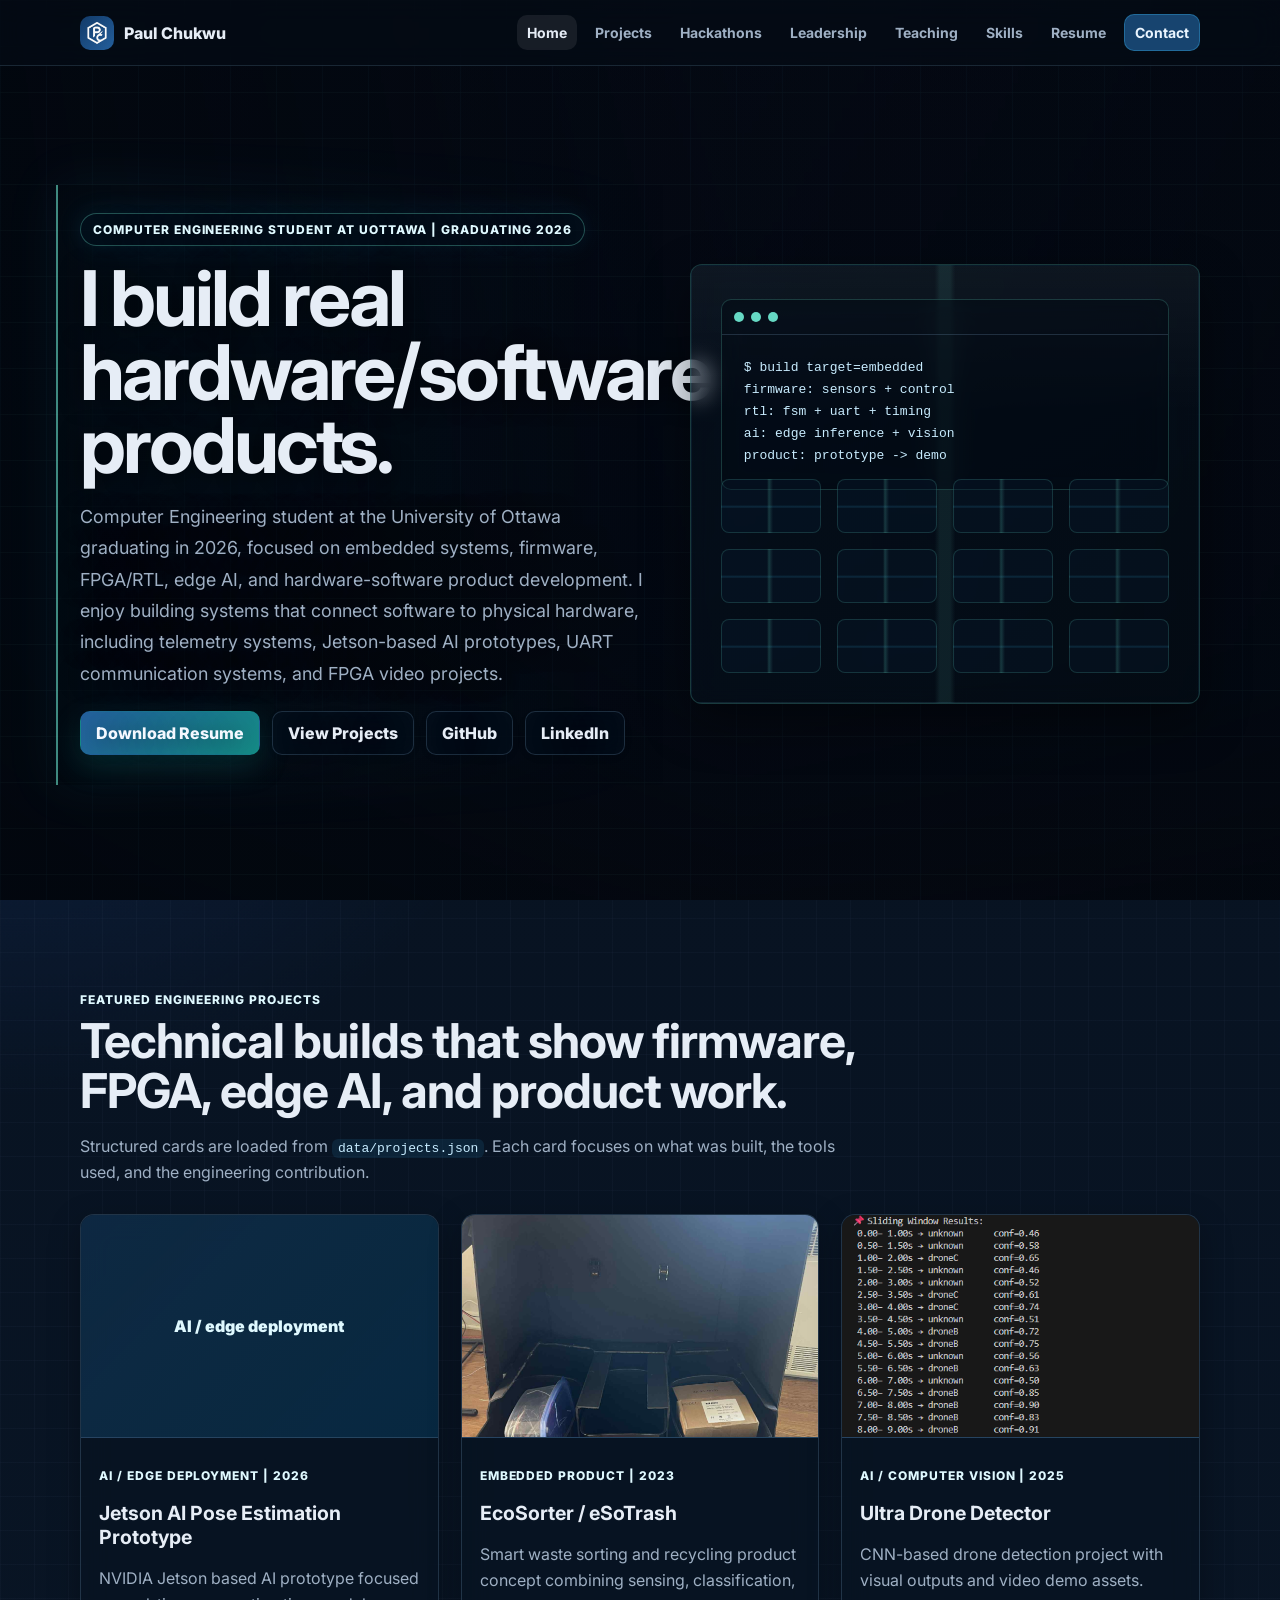
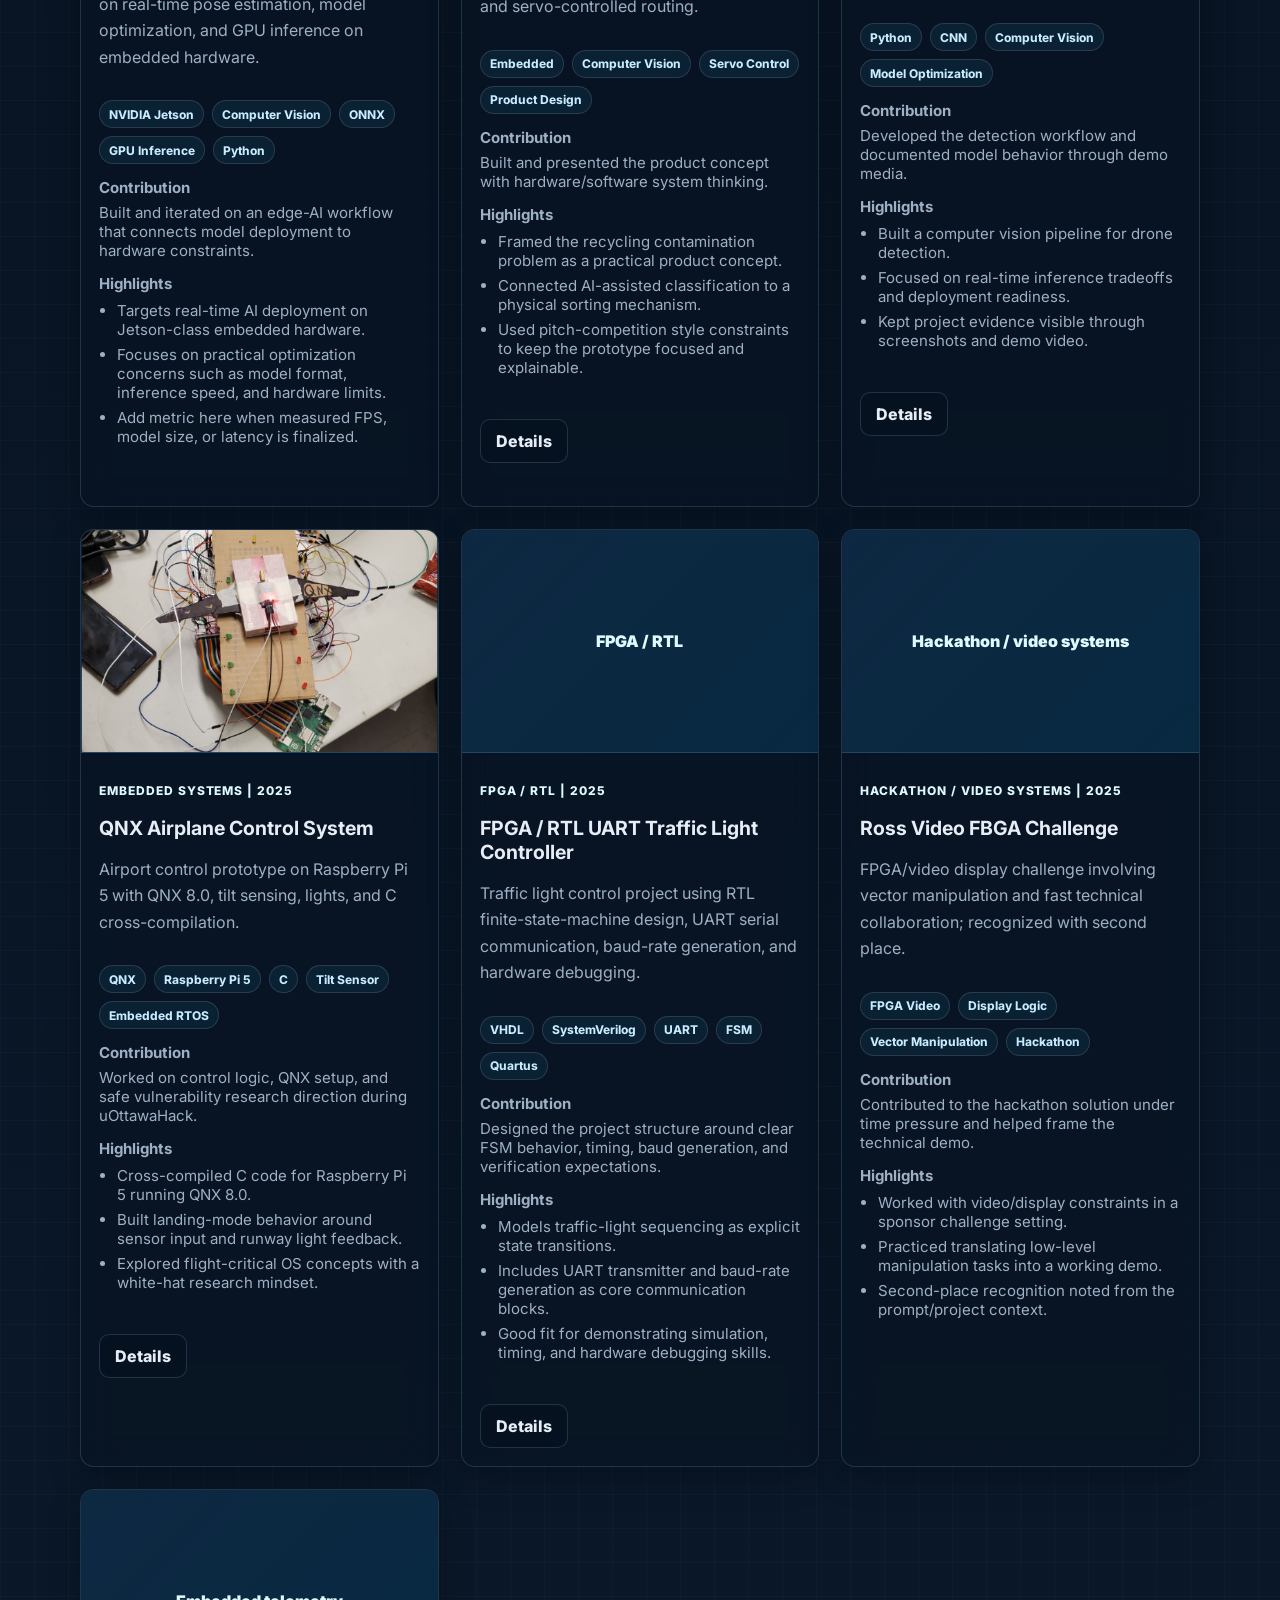
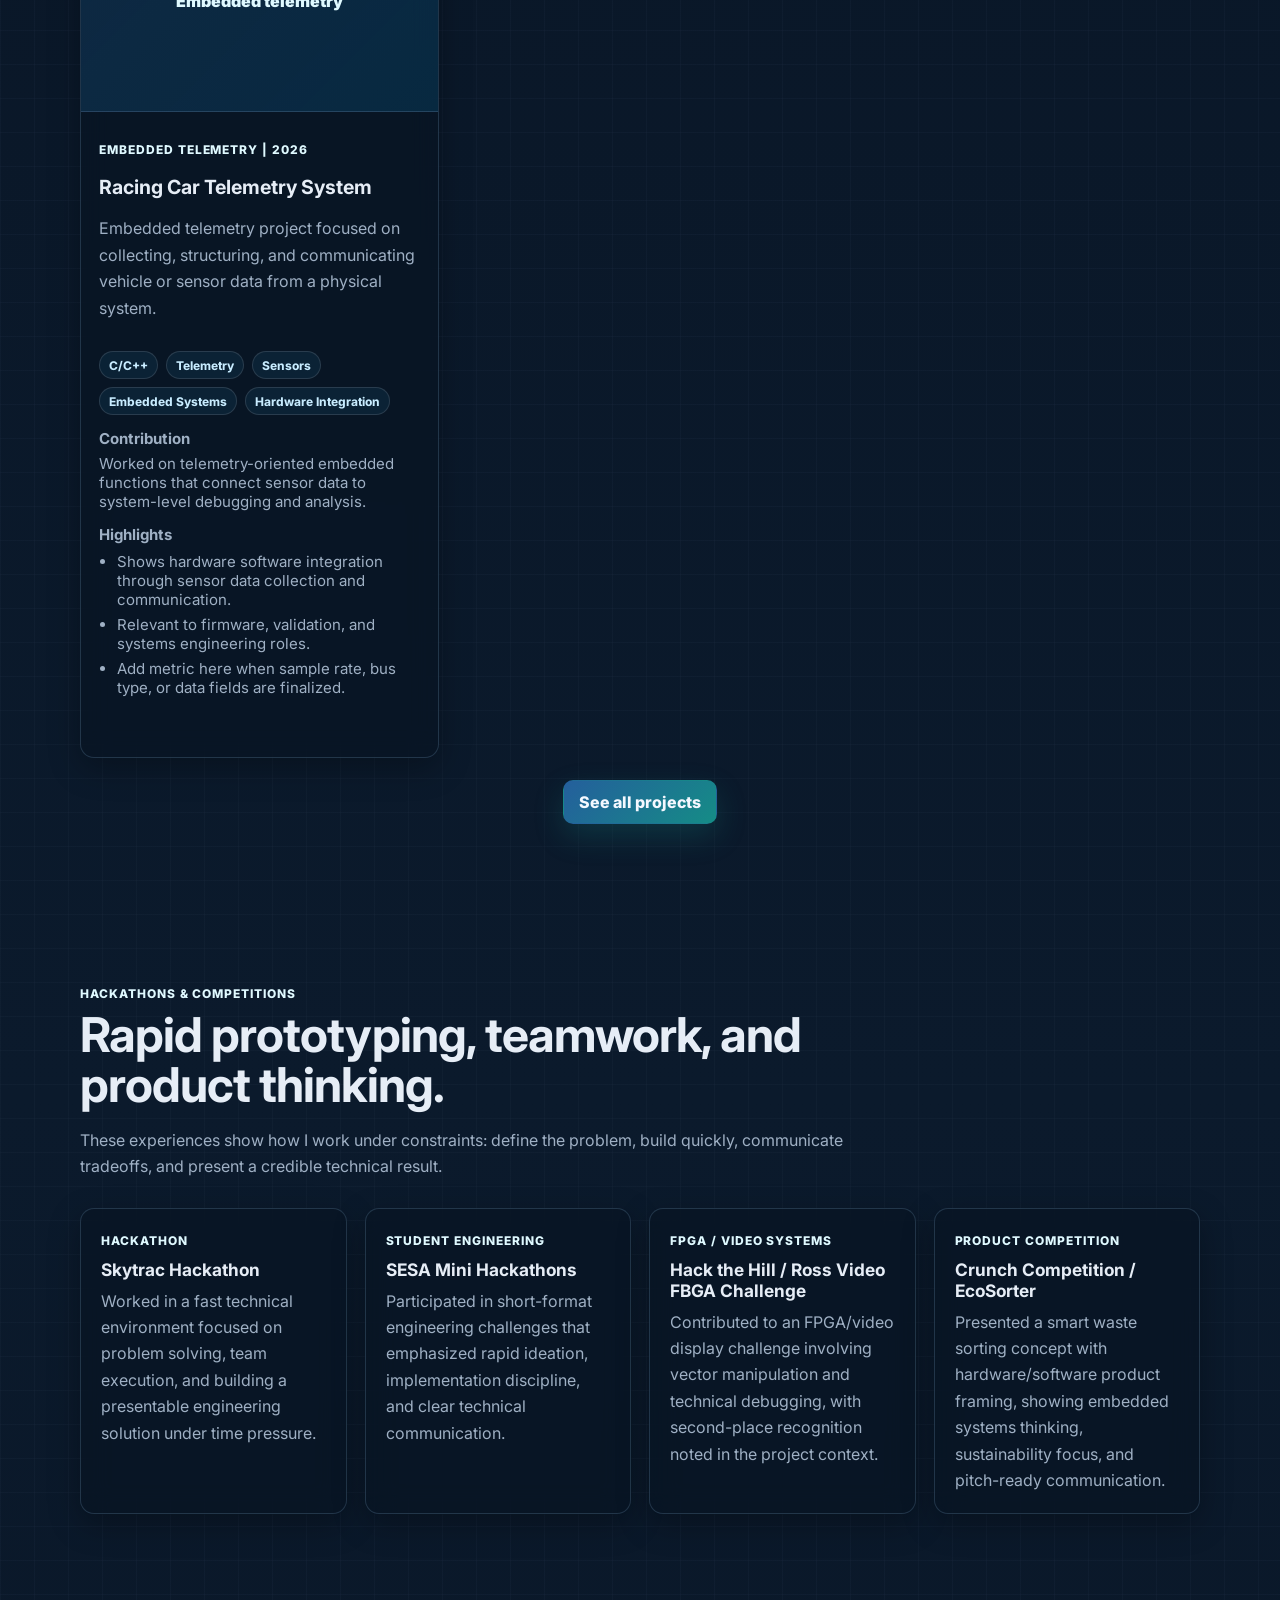
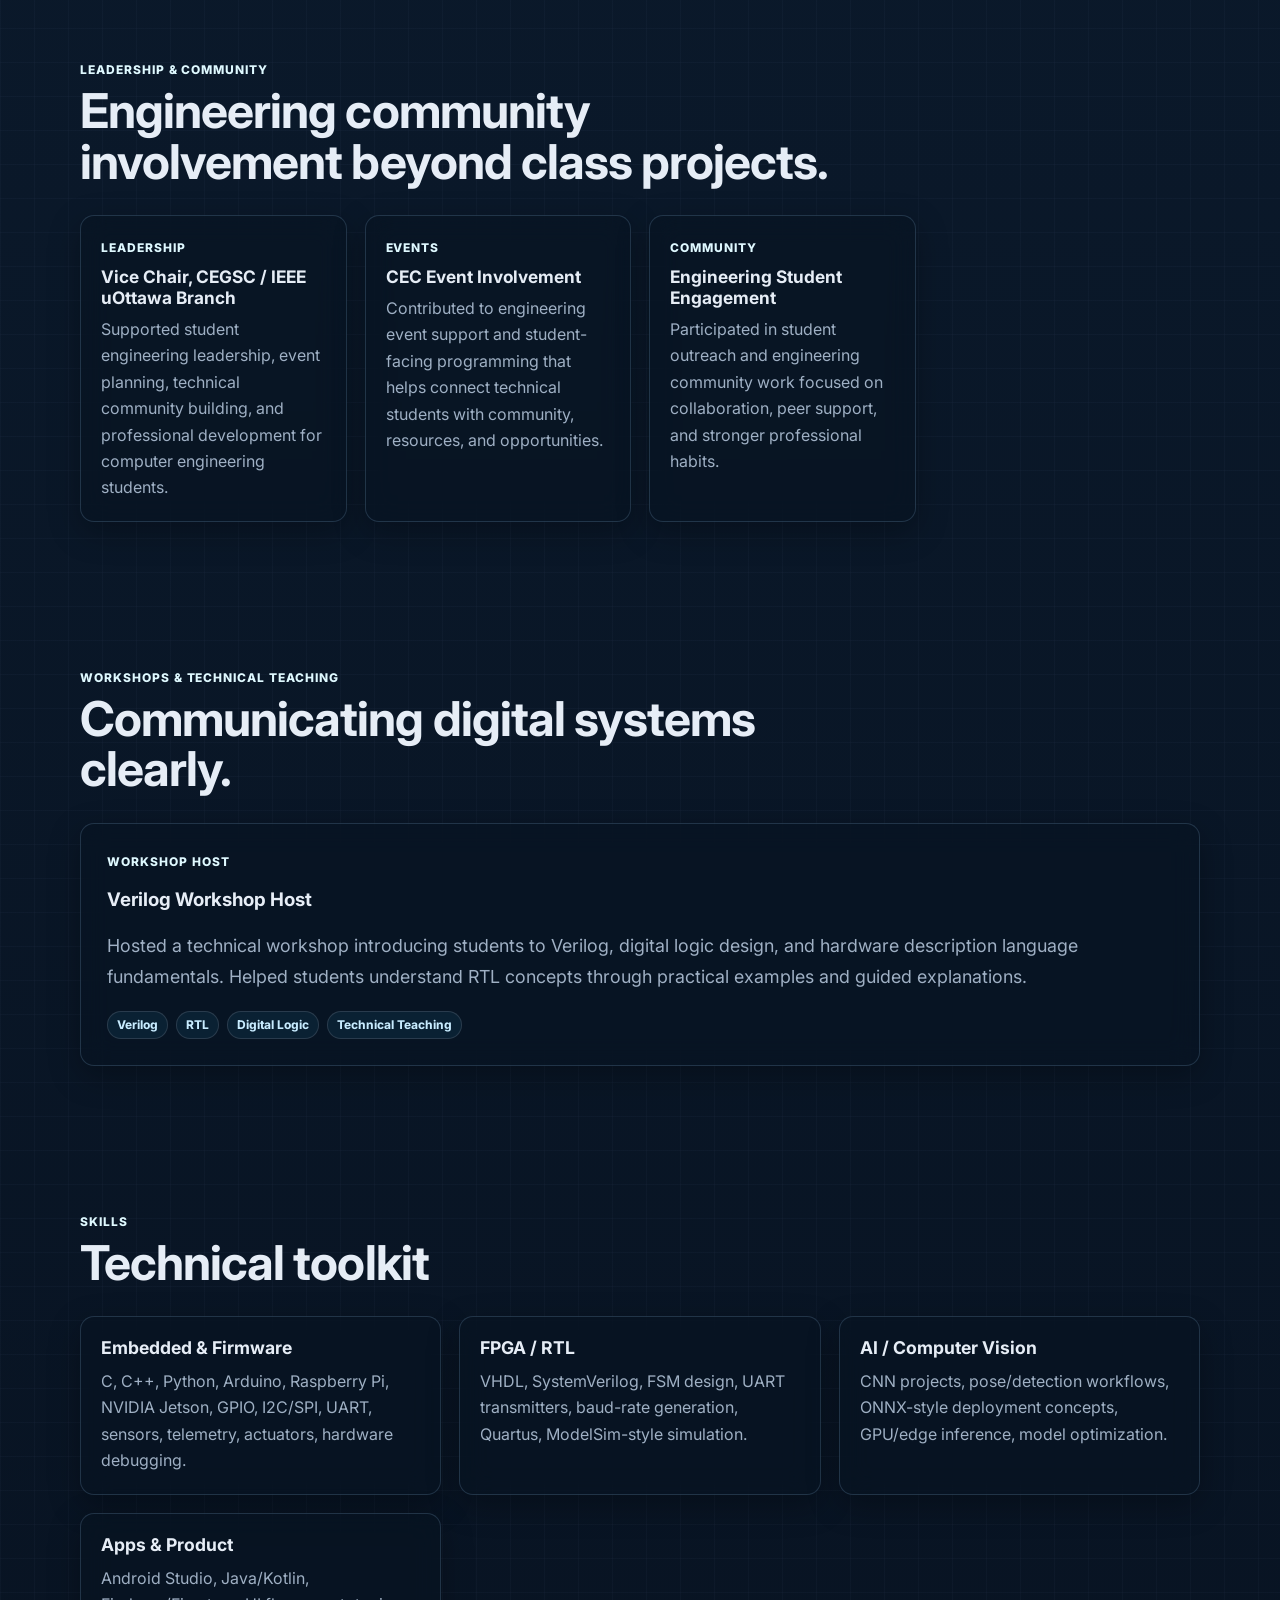
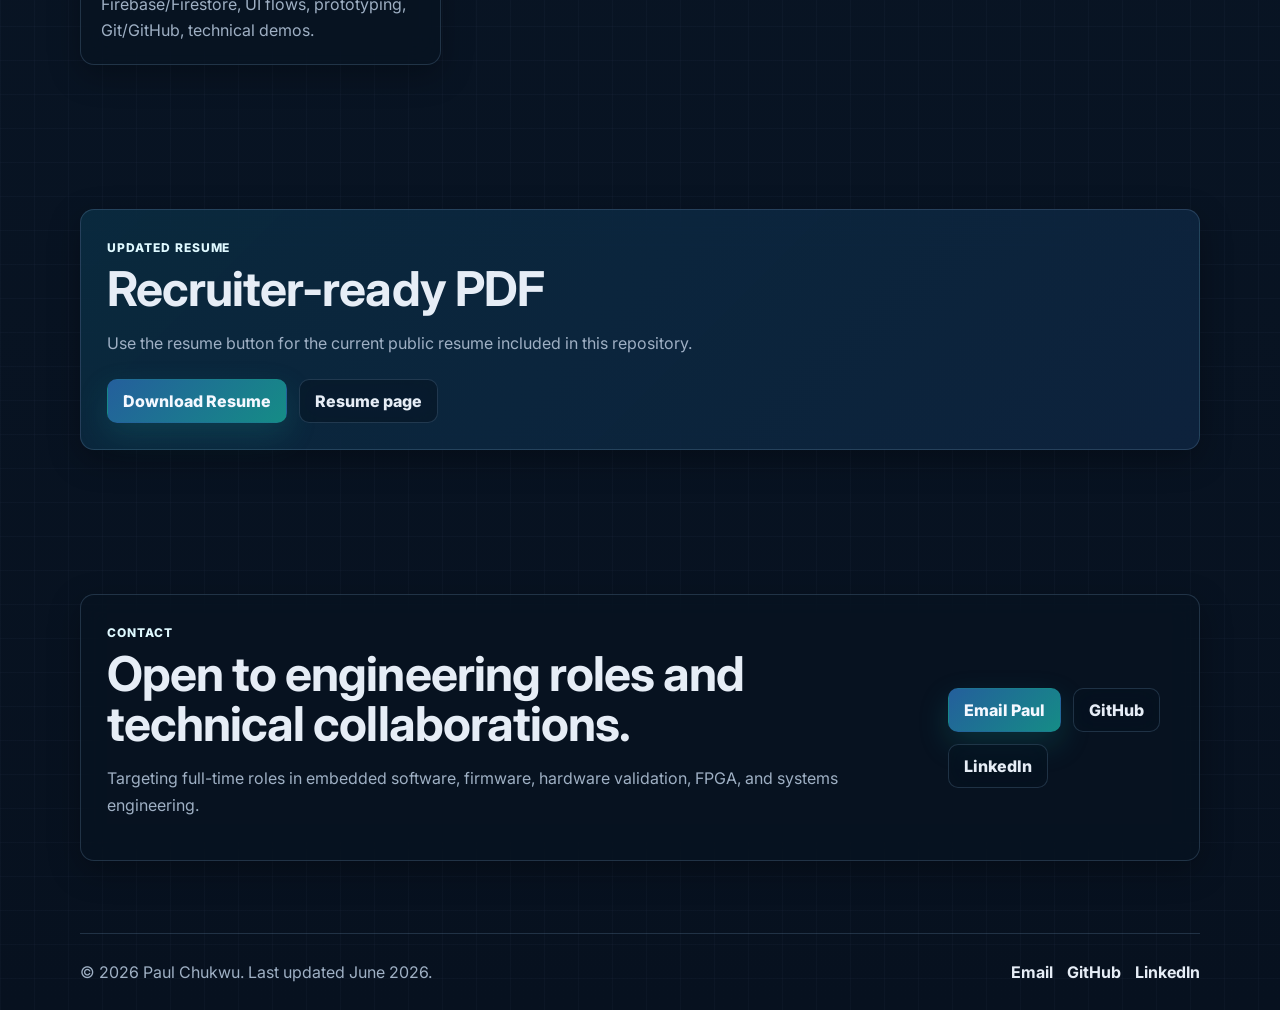
<file: index.html>
﻿<!DOCTYPE html>
<html lang="en">
<head>
  <meta charset="utf-8" />
  <meta name="viewport" content="width=device-width, initial-scale=1" />
  <title>Paul Chukwu | Embedded Systems, FPGA/RTL & Firmware Portfolio</title>
  <meta name="description" content="Engineering portfolio for Paul Chukwu: embedded systems, firmware, FPGA/RTL, edge AI, hardware-software integration, hackathons, leadership, and technical teaching." />
  <meta property="og:title" content="Paul Chukwu | Engineering Portfolio" />
  <meta property="og:description" content="Computer Engineering portfolio focused on embedded systems, firmware, FPGA/RTL, and AI-enabled hardware products." />
  <meta property="og:type" content="website" />
  <meta property="og:url" content="https://skubzy.github.io/" />
  <link rel="preconnect" href="https://fonts.googleapis.com">
  <link rel="preconnect" href="https://fonts.gstatic.com" crossorigin>
  <link href="https://fonts.googleapis.com/css2?family=Inter:wght@300;400;500;600;700;800;900&display=swap" rel="stylesheet">
  <link rel="stylesheet" href="styles.css">
</head>
<body>
  <nav class="nav">
    <div class="container nav-inner">
      <a class="brand" href="index.html" aria-label="Paul Chukwu home">
        <img class="logo" src="assets/Logo/PaulsLogo.png" alt="" />
        <span>Paul Chukwu</span>
      </a>
      <div class="nav-links" aria-label="Primary navigation">
        <a href="index.html" data-tab="home">Home</a>
        <a href="#projects">Projects</a>
        <a href="#hackathons">Hackathons</a>
        <a href="#leadership">Leadership</a>
        <a href="#teaching">Teaching</a>
        <a href="#skills">Skills</a>
        <a href="resume.html" data-tab="resume">Resume</a>
        <a class="cta" href="mailto:paul.chukwu.official@gmail.com">Contact</a>
      </div>
    </div>
  </nav>

  <main>
    <header class="hero container">
      <div class="hero-copy">
        <span class="pill">Computer Engineering student at uOttawa | Graduating 2026</span>
        <h1 class="big-title">I build real hardware/software products.</h1>
        <p class="lead">Computer Engineering student at the University of Ottawa graduating in 2026, focused on embedded systems, firmware, FPGA/RTL, edge AI, and hardware-software product development. I enjoy building systems that connect software to physical hardware, including telemetry systems, Jetson-based AI prototypes, UART communication systems, and FPGA video projects.</p>
        <div class="actions">
          <a class="btn primary" href="assets/Resume/Paul_Obinna_Chukwu_Embedded.pdf" download>Download Resume</a>
          <a class="btn" href="projects.html">View Projects</a>
          <a class="btn" href="https://github.com/skubzy" target="_blank" rel="noopener">GitHub</a>
          <a class="btn" href="https://www.linkedin.com/in/paul-chukwu-a49b9a227/" target="_blank" rel="noopener">LinkedIn</a>
        </div>
      </div>
      <div class="hero-visual" aria-label="Abstract embedded systems visual">
        <div class="terminal-card">
          <div class="terminal-top"><span></span><span></span><span></span></div>
          <pre><code>$ build target=embedded
firmware: sensors + control
rtl: fsm + uart + timing
ai: edge inference + vision
product: prototype -> demo</code></pre>
        </div>
        <div class="circuit-grid" aria-hidden="true">
          <span></span><span></span><span></span><span></span>
          <span></span><span></span><span></span><span></span>
          <span></span><span></span><span></span><span></span>
        </div>
      </div>
    </header>

    <section class="container" id="projects">
      <div class="section-heading">
        <span class="eyebrow">Featured Engineering Projects</span>
        <h2 class="section-title">Technical builds that show firmware, FPGA, edge AI, and product work.</h2>
        <p class="muted">Structured cards are loaded from <code>data/projects.json</code>. Each card focuses on what was built, the tools used, and the engineering contribution.</p>
      </div>
      <div class="grid project-grid" id="featuredProjectGrid"></div>
      <div class="actions center-actions">
        <a class="btn primary" href="projects.html">See all projects</a>
      </div>
    </section>

    <section class="container section-compact" id="hackathons">
      <div class="section-heading">
        <span class="eyebrow">Hackathons & Competitions</span>
        <h2 class="section-title">Rapid prototyping, teamwork, and product thinking.</h2>
        <p class="muted">These experiences show how I work under constraints: define the problem, build quickly, communicate tradeoffs, and present a credible technical result.</p>
      </div>
      <div class="info-grid">
        <article class="activity-card">
          <span class="eyebrow">Hackathon</span>
          <h3>Skytrac Hackathon</h3>
          <p>Worked in a fast technical environment focused on problem solving, team execution, and building a presentable engineering solution under time pressure.</p>
        </article>
        <article class="activity-card">
          <span class="eyebrow">Student Engineering</span>
          <h3>SESA Mini Hackathons</h3>
          <p>Participated in short-format engineering challenges that emphasized rapid ideation, implementation discipline, and clear technical communication.</p>
        </article>
        <article class="activity-card">
          <span class="eyebrow">FPGA / Video Systems</span>
          <h3>Hack the Hill / Ross Video FBGA Challenge</h3>
          <p>Contributed to an FPGA/video display challenge involving vector manipulation and technical debugging, with second-place recognition noted in the project context.</p>
        </article>
        <article class="activity-card">
          <span class="eyebrow">Product Competition</span>
          <h3>Crunch Competition / EcoSorter</h3>
          <p>Presented a smart waste sorting concept with hardware/software product framing, showing embedded systems thinking, sustainability focus, and pitch-ready communication.</p>
        </article>
      </div>
    </section>

    <section class="container section-compact" id="leadership">
      <div class="section-heading">
        <span class="eyebrow">Leadership & Community</span>
        <h2 class="section-title">Engineering community involvement beyond class projects.</h2>
      </div>
      <div class="info-grid">
        <article class="activity-card">
          <span class="eyebrow">Leadership</span>
          <h3>Vice Chair, CEGSC / IEEE uOttawa Branch</h3>
          <p>Supported student engineering leadership, event planning, technical community building, and professional development for computer engineering students.</p>
        </article>
        <article class="activity-card">
          <span class="eyebrow">Events</span>
          <h3>CEC Event Involvement</h3>
          <p>Contributed to engineering event support and student-facing programming that helps connect technical students with community, resources, and opportunities.</p>
        </article>
        <article class="activity-card">
          <span class="eyebrow">Community</span>
          <h3>Engineering Student Engagement</h3>
          <p>Participated in student outreach and engineering community work focused on collaboration, peer support, and stronger professional habits.</p>
        </article>
      </div>
    </section>

    <section class="container section-compact" id="teaching">
      <div class="section-heading">
        <span class="eyebrow">Workshops & Technical Teaching</span>
        <h2 class="section-title">Communicating digital systems clearly.</h2>
      </div>
      <div class="card">
        <div class="card-inner">
          <span class="eyebrow">Workshop Host</span>
          <h3>Verilog Workshop Host</h3>
          <p class="lead">Hosted a technical workshop introducing students to Verilog, digital logic design, and hardware description language fundamentals. Helped students understand RTL concepts through practical examples and guided explanations.</p>
          <div class="tag-row">
            <span class="tag">Verilog</span>
            <span class="tag">RTL</span>
            <span class="tag">Digital Logic</span>
            <span class="tag">Technical Teaching</span>
          </div>
        </div>
      </div>
    </section>

    <section class="container section-compact" id="skills">
      <div class="section-heading">
        <span class="eyebrow">Skills</span>
        <h2 class="section-title">Technical toolkit</h2>
      </div>
      <div class="skill-grid">
        <div class="skill-card"><h3>Embedded & Firmware</h3><p>C, C++, Python, Arduino, Raspberry Pi, NVIDIA Jetson, GPIO, I2C/SPI, UART, sensors, telemetry, actuators, hardware debugging.</p></div>
        <div class="skill-card"><h3>FPGA / RTL</h3><p>VHDL, SystemVerilog, FSM design, UART transmitters, baud-rate generation, Quartus, ModelSim-style simulation.</p></div>
        <div class="skill-card"><h3>AI / Computer Vision</h3><p>CNN projects, pose/detection workflows, ONNX-style deployment concepts, GPU/edge inference, model optimization.</p></div>
        <div class="skill-card"><h3>Apps & Product</h3><p>Android Studio, Java/Kotlin, Firebase/Firestore, UI flows, prototyping, Git/GitHub, technical demos.</p></div>
      </div>
    </section>

    <section class="container section-compact" id="resume">
      <div class="resume-cta card">
        <div class="card-inner">
          <span class="eyebrow">Updated Resume</span>
          <h2 class="section-title">Recruiter-ready PDF</h2>
          <p class="muted">Use the resume button for the current public resume included in this repository.</p>
          <div class="actions">
            <a class="btn primary" href="assets/Resume/Paul_Chukwu_Resume.pdf" download>Download Resume</a>
            <a class="btn" href="resume.html">Resume page</a>
          </div>
        </div>
      </div>
    </section>

    <section class="container section-compact" id="contact">
      <div class="contact-panel">
        <div>
          <span class="eyebrow">Contact</span>
          <h2 class="section-title">Open to engineering roles and technical collaborations.</h2>
          <p class="muted">Targeting full-time roles in embedded software, firmware, hardware validation, FPGA, and systems engineering.</p>
        </div>
        <div class="actions">
          <a class="btn primary" href="mailto:paul.chukwu.official@gmail.com">Email Paul</a>
          <a class="btn" href="https://github.com/skubzy" target="_blank" rel="noopener">GitHub</a>
          <a class="btn" href="https://www.linkedin.com/in/paul-chukwu-a49b9a227/" target="_blank" rel="noopener">LinkedIn</a>
        </div>
      </div>
    </section>
  </main>

  <footer class="container">
    <div class="footer-inner">
      <div>&copy; <span id="year"></span> Paul Chukwu. Last updated June 2026.</div>
      <div class="footer-links">
        <a href="mailto:paul.chukwu.official@gmail.com">Email</a>
        <a href="https://github.com/skubzy" target="_blank" rel="noopener">GitHub</a>
        <a href="https://www.linkedin.com/in/paul-chukwu-a49b9a227/" target="_blank" rel="noopener">LinkedIn</a>
      </div>
    </div>
  </footer>
  <script src="script.js"></script>
</body>
</html>
</file>
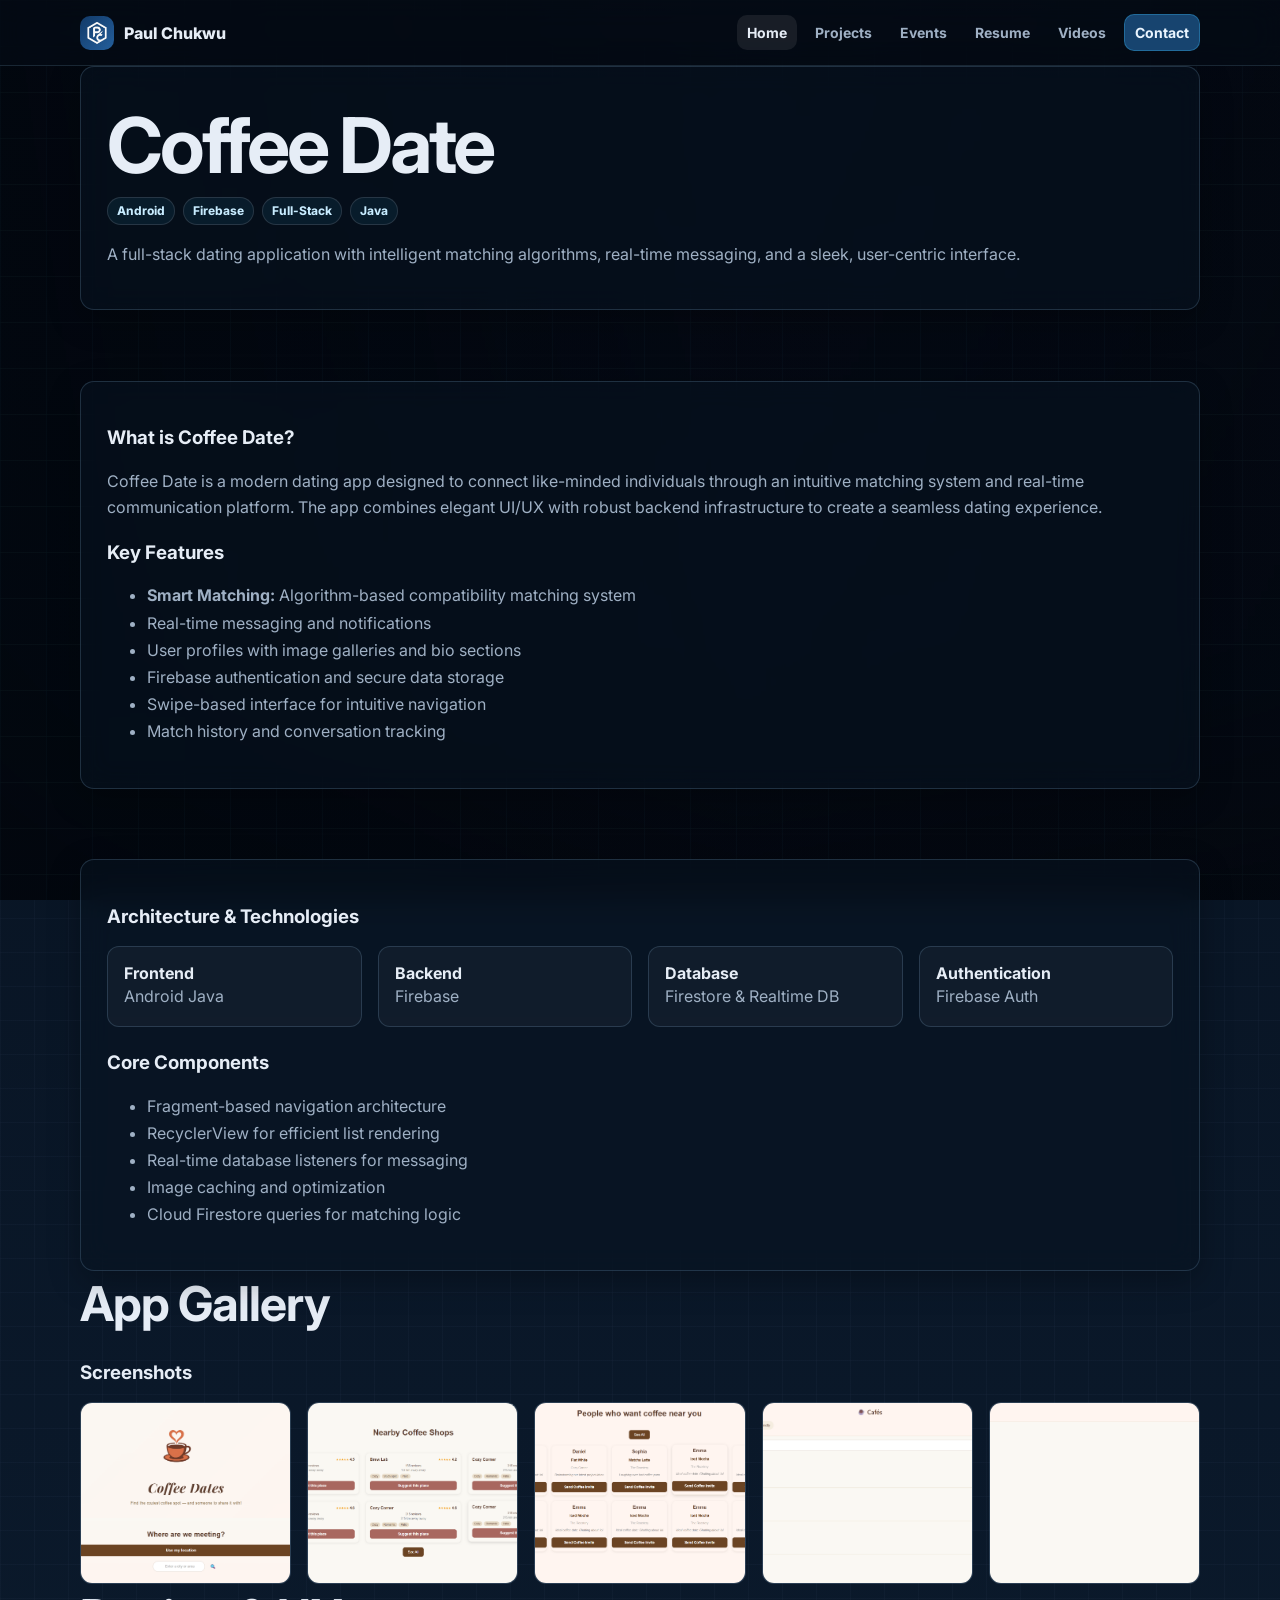
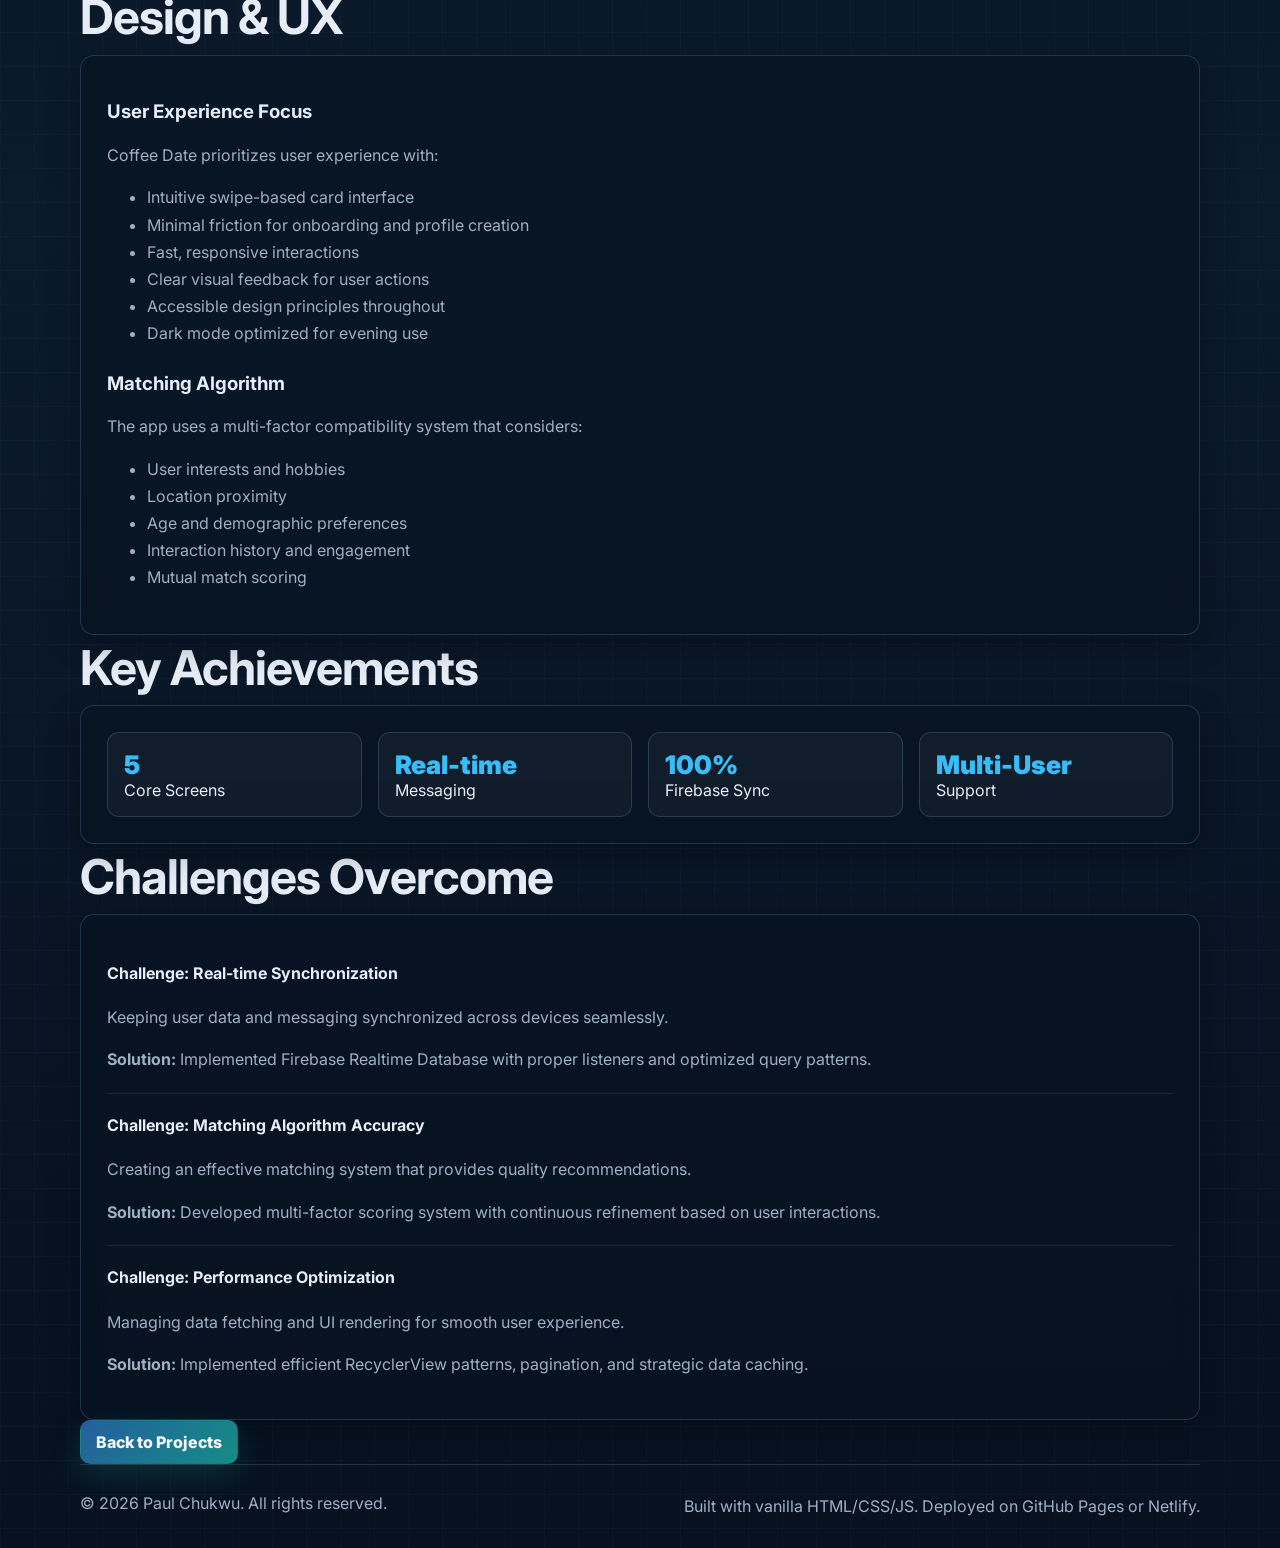
<file: coffeeDate.html>
<!DOCTYPE html>
<html lang="en">
<head>
  <meta charset="utf-8" />
  <meta name="viewport" content="width=device-width, initial-scale=1" />
  <title>Paul Chukwu — Coffee Date</title>
  <meta name="description" content="Coffee Date: Full-stack dating app with matching algorithm and real-time messaging." />
  <link rel="preconnect" href="https://fonts.googleapis.com">
  <link rel="preconnect" href="https://fonts.gstatic.com" crossorigin>
  <link href="https://fonts.googleapis.com/css2?family=Inter:wght@300;400;500;600;700;800;900&display=swap" rel="stylesheet">
  <link rel="stylesheet" href="styles.css">
</head>
<body>
  <nav class="nav">
    <div class="container nav-inner">
      <a class="brand" href="index.html" aria-label="Paul Chukwu — Home">
        <img class="logo" src="assets/Logo/PaulsLogo.png" alt="" />
        <span>Paul Chukwu</span>
      </a>
      <div class="nav-links">
        <a href="index.html" data-tab="home">Home</a>
        <a href="projects.html" data-tab="projects">Projects</a>
        <a href="events.html" data-tab="events">Events</a>
        <a href="resume.html" data-tab="resume">Resume</a>
        <a href="videos.html" data-tab="videos">Videos</a>
        <a class="cta" href="mailto:paul.chukwu@example.com">Contact</a>
      </div>
    </div>
  </nav>

  <section class="container">
    <div class="card">
      <div class="card-inner">
        <div class="project-header">
          <h1 class="big-title">Coffee Date</h1>
          <div style="display:flex;gap:8px;flex-wrap:wrap">
            <span class="tag">Android</span>
            <span class="tag">Firebase</span>
            <span class="tag">Full-Stack</span>
            <span class="tag">Java</span>
          </div>
        </div>
        <p class="muted">A full-stack dating application with intelligent matching algorithms, real-time messaging, and a sleek, user-centric interface.</p>
      </div>
    </div>
  </section>

  <section class="container">
    <h2 class="section-title">Project Overview</h2>
    <div class="card">
      <div class="card-inner">
        <h3>What is Coffee Date?</h3>
        <p class="muted">Coffee Date is a modern dating app designed to connect like-minded individuals through an intuitive matching system and real-time communication platform. The app combines elegant UI/UX with robust backend infrastructure to create a seamless dating experience.</p>
        <h3 style="margin-top:20px">Key Features</h3>
        <ul class="feature-list">
          <li><strong>Smart Matching:</strong> Algorithm-based compatibility matching system</li>
          <li>Real-time messaging and notifications</li>
          <li>User profiles with image galleries and bio sections</li>
          <li>Firebase authentication and secure data storage</li>
          <li>Swipe-based interface for intuitive navigation</li>
          <li>Match history and conversation tracking</li>
        </ul>
      </div>
    </div>
  </section>

  <section class="container">
    <h2 class="section-title">Technical Stack</h2>
    <div class="card">
      <div class="card-inner">
        <h3>Architecture & Technologies</h3>
        <div class="tech-stack">
          <div class="tech-item">
            <strong>Frontend</strong><br>
            <span class="muted">Android Java</span>
          </div>
          <div class="tech-item">
            <strong>Backend</strong><br>
            <span class="muted">Firebase</span>
          </div>
          <div class="tech-item">
            <strong>Database</strong><br>
            <span class="muted">Firestore & Realtime DB</span>
          </div>
          <div class="tech-item">
            <strong>Authentication</strong><br>
            <span class="muted">Firebase Auth</span>
          </div>
        </div>
        <h3 style="margin-top:24px">Core Components</h3>
        <ul class="feature-list">
          <li>Fragment-based navigation architecture</li>
          <li>RecyclerView for efficient list rendering</li>
          <li>Real-time database listeners for messaging</li>
          <li>Image caching and optimization</li>
          <li>Cloud Firestore queries for matching logic</li>
        </ul>
      </div>
    </div>
  </section>

  <section class="container">
    <h2 class="section-title">App Gallery</h2>
    <div class="gallery-grid">
      <div class="gallery-section">
        <h3 class="gallery-title">Screenshots</h3>
        <div class="photo-grid">
          <div class="photo-item">
            <img src="assets/Coffee date/Screenshot 2025-11-20 003443.png" alt="Coffee Date Screenshot 1" />
          </div>
          <div class="photo-item">
            <img src="assets/Coffee date/Screenshot 2025-11-20 003455.png" alt="Coffee Date Screenshot 2" />
          </div>
          <div class="photo-item">
            <img src="assets/Coffee date/Screenshot 2025-11-20 003508.png" alt="Coffee Date Screenshot 3" />
          </div>
          <div class="photo-item">
            <img src="assets/Coffee date/Screenshot 2025-11-20 003627.png" alt="Coffee Date Screenshot 4" />
          </div>
          <div class="photo-item">
            <img src="assets/Coffee date/Screenshot 2025-11-20 003648.png" alt="Coffee Date Screenshot 5" />
          </div>
        </div>
      </div>
    </div>
  </section>

  <section class="container">
    <h2 class="section-title">Design & UX</h2>
    <div class="card">
      <div class="card-inner">
        <h3>User Experience Focus</h3>
        <p class="muted">Coffee Date prioritizes user experience with:</p>
        <ul class="feature-list">
          <li>Intuitive swipe-based card interface</li>
          <li>Minimal friction for onboarding and profile creation</li>
          <li>Fast, responsive interactions</li>
          <li>Clear visual feedback for user actions</li>
          <li>Accessible design principles throughout</li>
          <li>Dark mode optimized for evening use</li>
        </ul>
        
        <h3 style="margin-top:24px">Matching Algorithm</h3>
        <p class="muted">The app uses a multi-factor compatibility system that considers:</p>
        <ul class="feature-list">
          <li>User interests and hobbies</li>
          <li>Location proximity</li>
          <li>Age and demographic preferences</li>
          <li>Interaction history and engagement</li>
          <li>Mutual match scoring</li>
        </ul>
      </div>
    </div>
  </section>

  <section class="container">
    <h2 class="section-title">Key Achievements</h2>
    <div class="card">
      <div class="card-inner">
        <div class="results-grid">
          <div class="result-item">
            <div class="result-number">5</div>
            <div class="result-label">Core Screens</div>
          </div>
          <div class="result-item">
            <div class="result-number">Real-time</div>
            <div class="result-label">Messaging</div>
          </div>
          <div class="result-item">
            <div class="result-number">100%</div>
            <div class="result-label">Firebase Sync</div>
          </div>
          <div class="result-item">
            <div class="result-number">Multi-User</div>
            <div class="result-label">Support</div>
          </div>
        </div>
      </div>
    </div>
  </section>

  <section class="container">
    <h2 class="section-title">Challenges Overcome</h2>
    <div class="card">
      <div class="card-inner">
        <div class="challenge-item">
          <h4>Challenge: Real-time Synchronization</h4>
          <p class="muted">Keeping user data and messaging synchronized across devices seamlessly.</p>
          <p class="muted"><strong>Solution:</strong> Implemented Firebase Realtime Database with proper listeners and optimized query patterns.</p>
        </div>
        <hr style="border:none;border-top:1px solid rgba(255,255,255,.08);margin:20px 0">
        <div class="challenge-item">
          <h4>Challenge: Matching Algorithm Accuracy</h4>
          <p class="muted">Creating an effective matching system that provides quality recommendations.</p>
          <p class="muted"><strong>Solution:</strong> Developed multi-factor scoring system with continuous refinement based on user interactions.</p>
        </div>
        <hr style="border:none;border-top:1px solid rgba(255,255,255,.08);margin:20px 0">
        <div class="challenge-item">
          <h4>Challenge: Performance Optimization</h4>
          <p class="muted">Managing data fetching and UI rendering for smooth user experience.</p>
          <p class="muted"><strong>Solution:</strong> Implemented efficient RecyclerView patterns, pagination, and strategic data caching.</p>
        </div>
      </div>
    </div>
  </section>

  <section class="container">
    <a class="btn primary" href="projects.html">Back to Projects</a>
  </section>

  <footer class="container">
    <div style="display:flex;justify-content:space-between;gap:12px;flex-wrap:wrap">
      <div>© <span id="year"></span> Paul Chukwu. All rights reserved.</div>
      <div class="muted">Built with vanilla HTML/CSS/JS. Deployed on GitHub Pages or Netlify.</div>
    </div>
  </footer>
  <script src="script.js"></script>
</body>
</html>
</file>
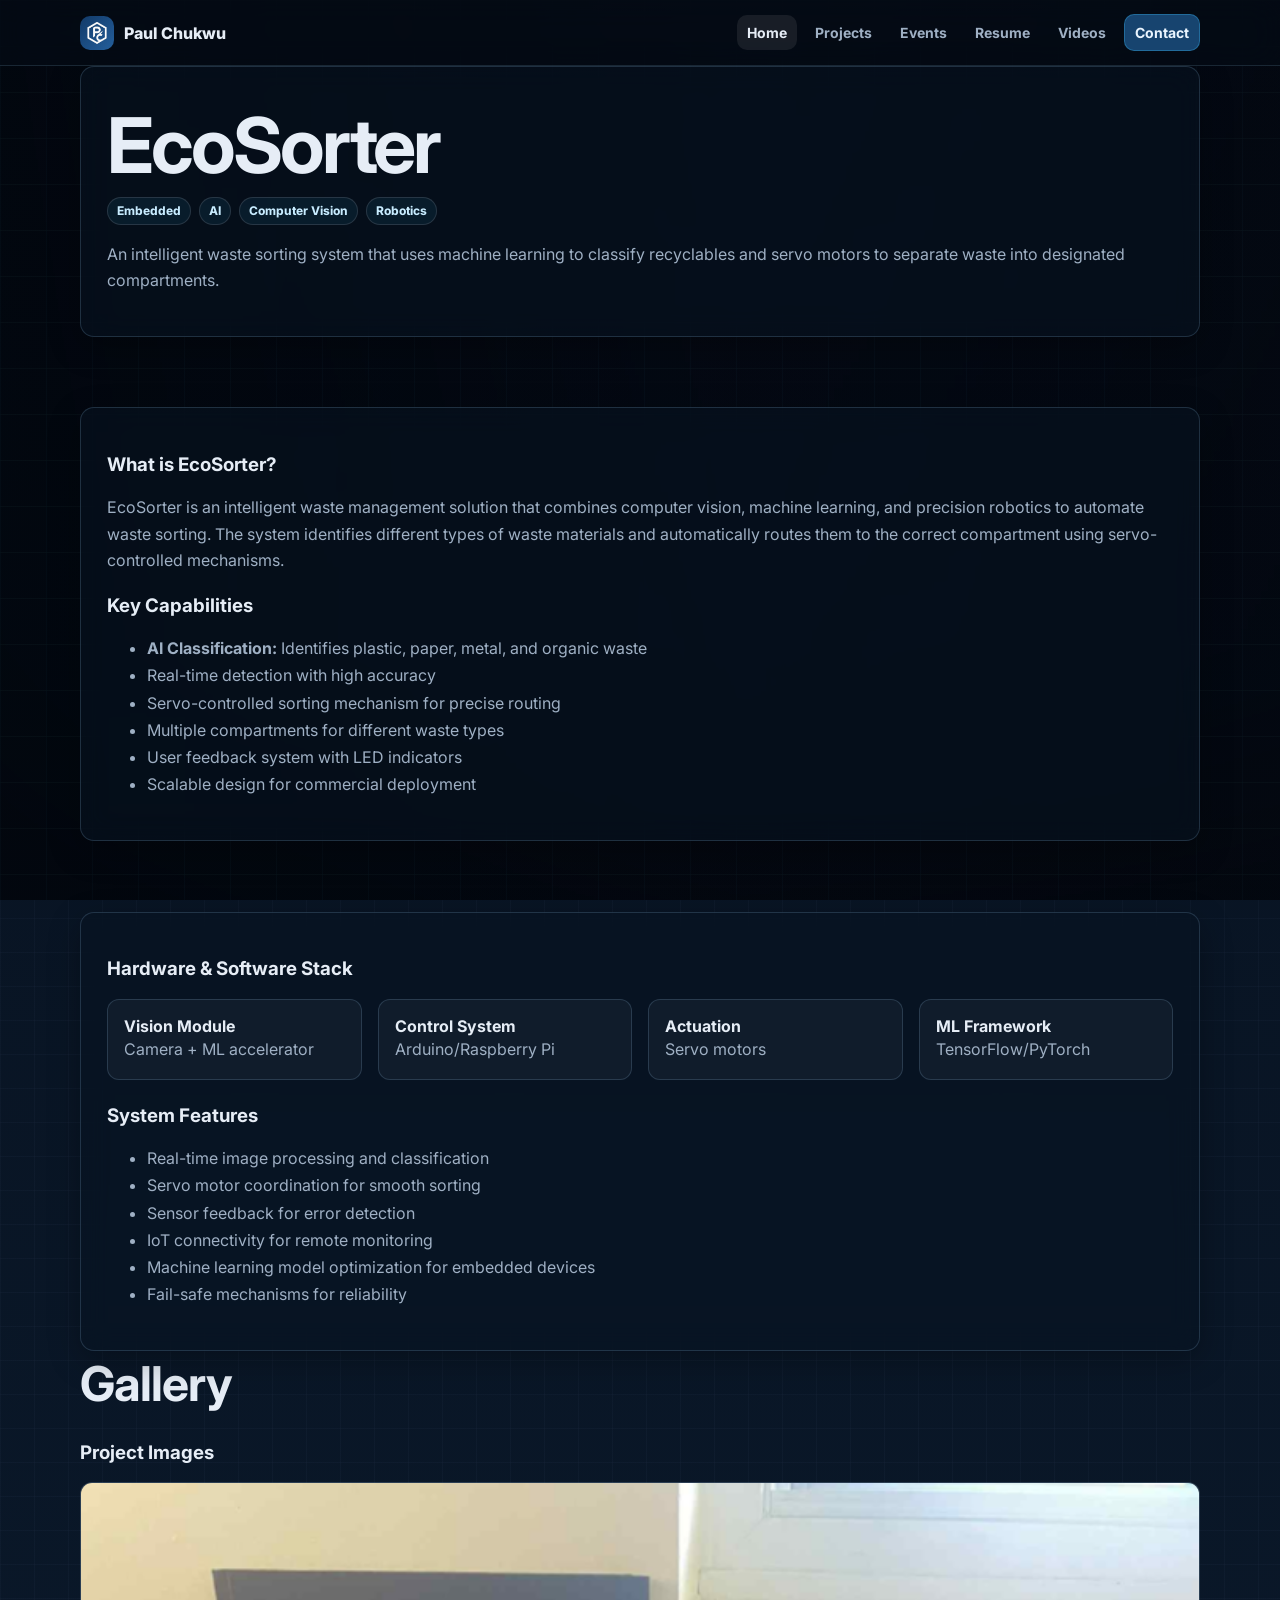
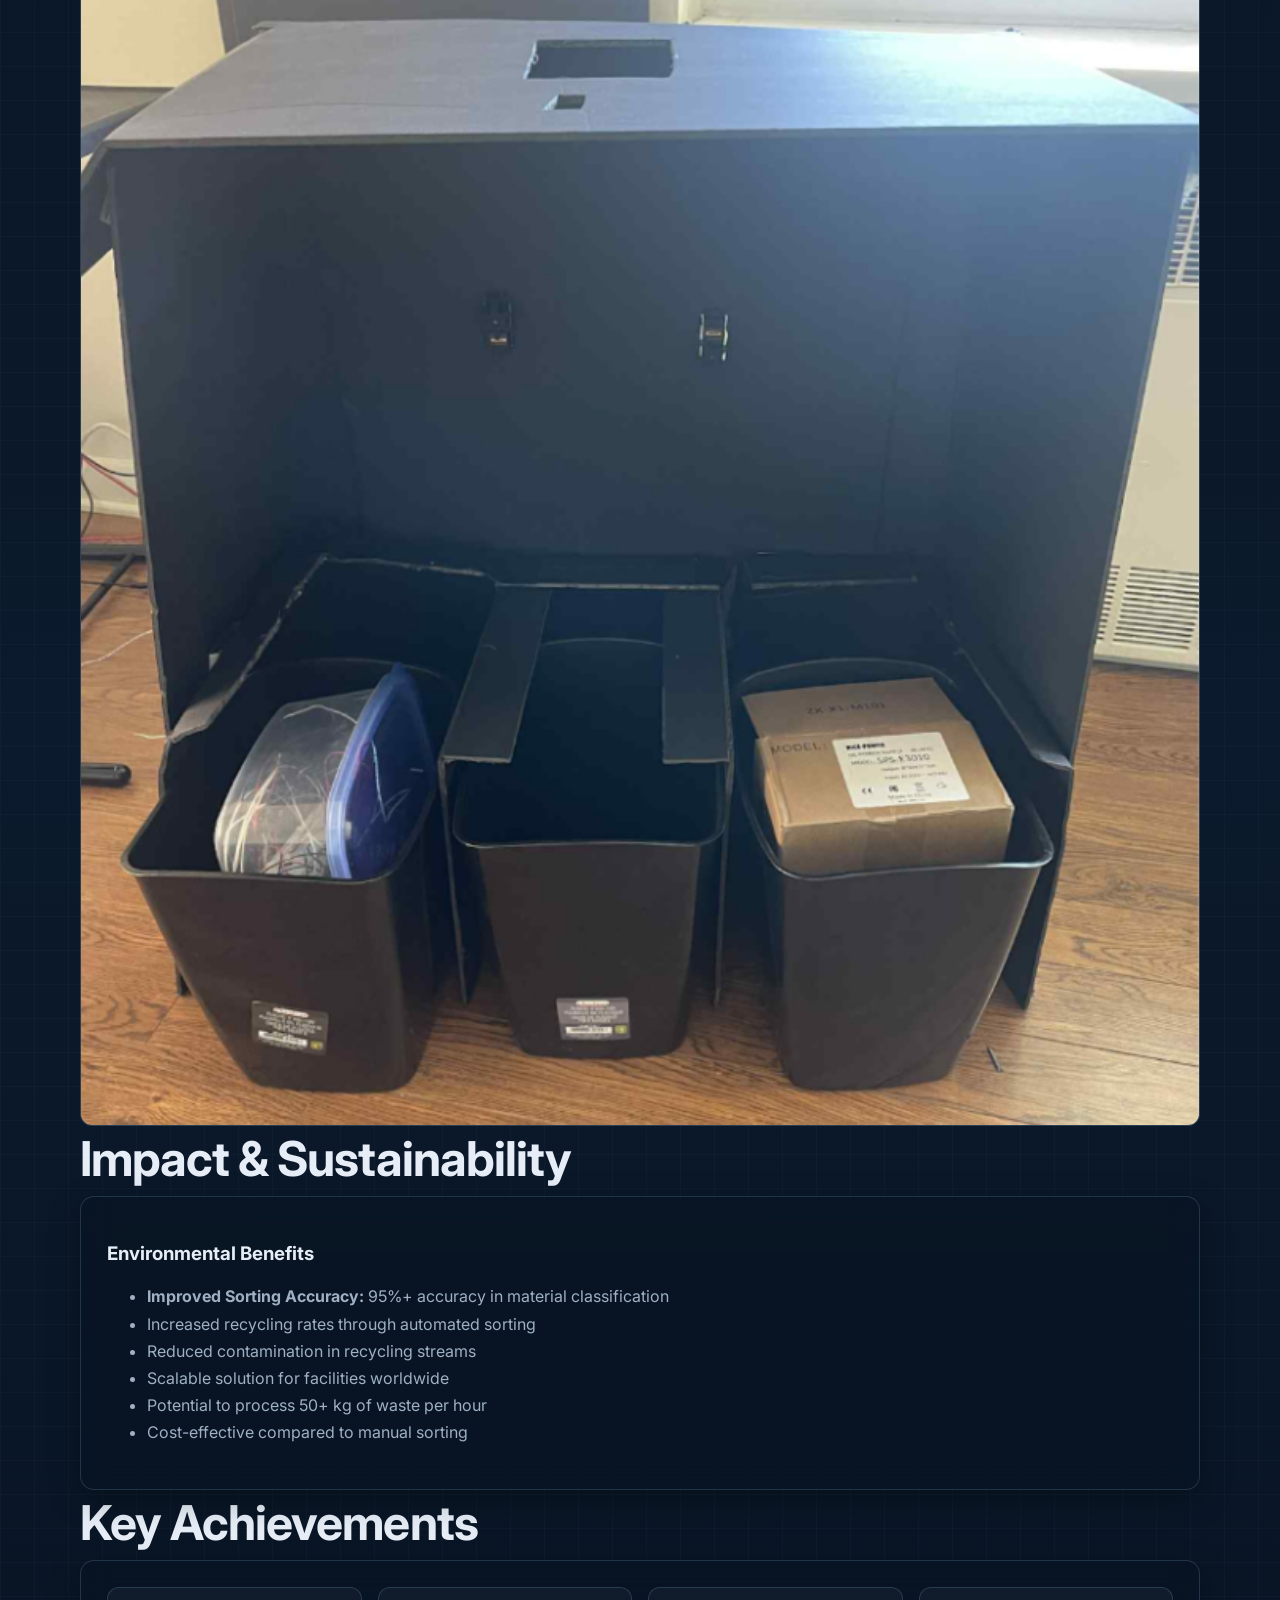
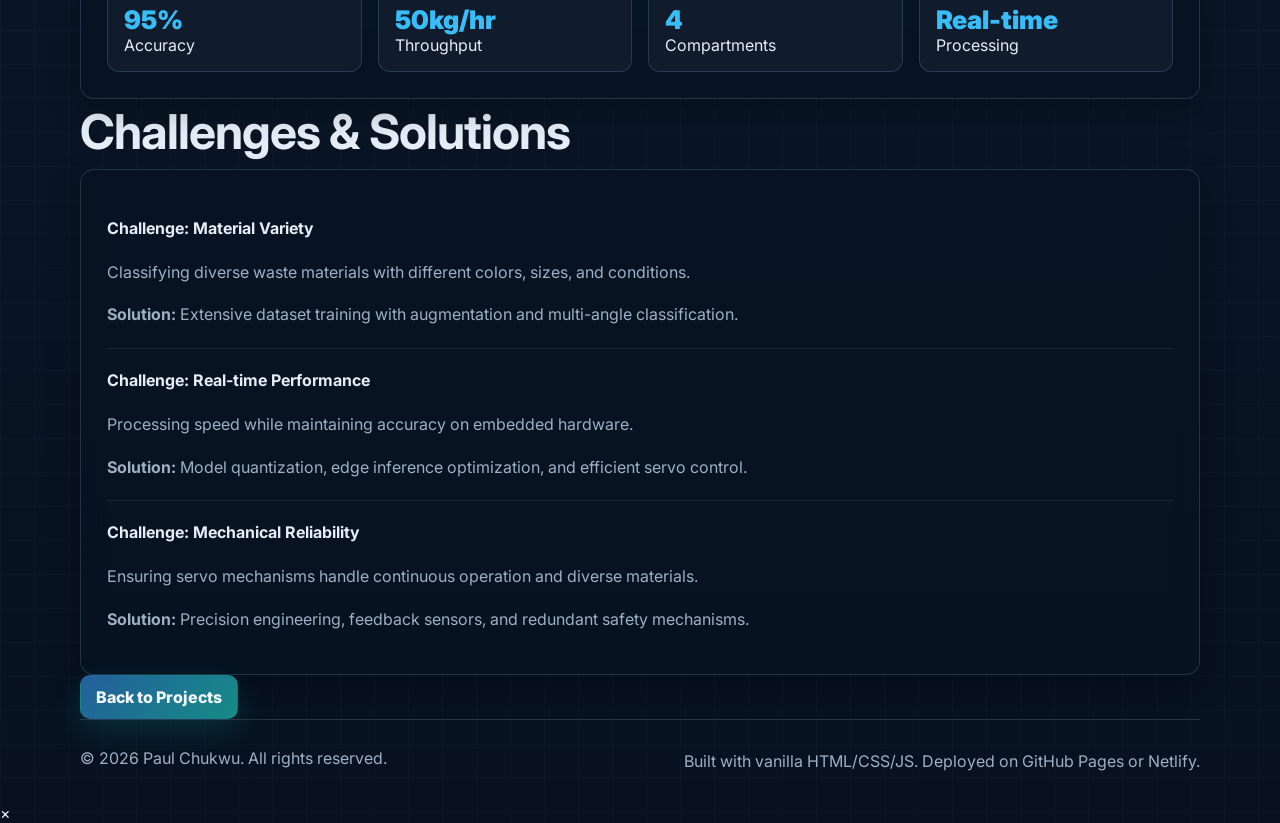
<file: ecollector.html>
<!DOCTYPE html>
<html lang="en">
<head>
  <meta charset="utf-8" />
  <meta name="viewport" content="width=device-width, initial-scale=1" />
  <title>Paul Chukwu — EcoSorter</title>
  <meta name="description" content="EcoSorter: AI-assisted waste sorting bin with servo-controlled compartments." />
  <link rel="preconnect" href="https://fonts.googleapis.com">
  <link rel="preconnect" href="https://fonts.gstatic.com" crossorigin>
  <link href="https://fonts.googleapis.com/css2?family=Inter:wght@300;400;500;600;700;800;900&display=swap" rel="stylesheet">
  <link rel="stylesheet" href="styles.css">
</head>
<body>
  <nav class="nav">
    <div class="container nav-inner">
      <a class="brand" href="index.html" aria-label="Paul Chukwu — Home">
        <img class="logo" src="assets/Logo/PaulsLogo.png" alt="" />
        <span>Paul Chukwu</span>
      </a>
      <div class="nav-links">
        <a href="index.html" data-tab="home">Home</a>
        <a href="projects.html" data-tab="projects">Projects</a>
        <a href="events.html" data-tab="events">Events</a>
        <a href="resume.html" data-tab="resume">Resume</a>
        <a href="videos.html" data-tab="videos">Videos</a>
        <a class="cta" href="mailto:paul.chukwu@example.com">Contact</a>
      </div>
    </div>
  </nav>

  <section class="container">
    <div class="card">
      <div class="card-inner">
        <div class="project-header">
          <h1 class="big-title">EcoSorter</h1>
          <div style="display:flex;gap:8px;flex-wrap:wrap">
            <span class="tag">Embedded</span>
            <span class="tag">AI</span>
            <span class="tag">Computer Vision</span>
            <span class="tag">Robotics</span>
          </div>
        </div>
        <p class="muted">An intelligent waste sorting system that uses machine learning to classify recyclables and servo motors to separate waste into designated compartments.</p>
      </div>
    </div>
  </section>

  <section class="container">
    <h2 class="section-title">Project Overview</h2>
    <div class="card">
      <div class="card-inner">
        <h3>What is EcoSorter?</h3>
        <p class="muted">EcoSorter is an intelligent waste management solution that combines computer vision, machine learning, and precision robotics to automate waste sorting. The system identifies different types of waste materials and automatically routes them to the correct compartment using servo-controlled mechanisms.</p>
        <h3 style="margin-top:20px">Key Capabilities</h3>
        <ul class="feature-list">
          <li><strong>AI Classification:</strong> Identifies plastic, paper, metal, and organic waste</li>
          <li>Real-time detection with high accuracy</li>
          <li>Servo-controlled sorting mechanism for precise routing</li>
          <li>Multiple compartments for different waste types</li>
          <li>User feedback system with LED indicators</li>
          <li>Scalable design for commercial deployment</li>
        </ul>
      </div>
    </div>
  </section>

  <section class="container">
    <h2 class="section-title">Technical Architecture</h2>
    <div class="card">
      <div class="card-inner">
        <h3>Hardware & Software Stack</h3>
        <div class="tech-stack">
          <div class="tech-item">
            <strong>Vision Module</strong><br>
            <span class="muted">Camera + ML accelerator</span>
          </div>
          <div class="tech-item">
            <strong>Control System</strong><br>
            <span class="muted">Arduino/Raspberry Pi</span>
          </div>
          <div class="tech-item">
            <strong>Actuation</strong><br>
            <span class="muted">Servo motors</span>
          </div>
          <div class="tech-item">
            <strong>ML Framework</strong><br>
            <span class="muted">TensorFlow/PyTorch</span>
          </div>
        </div>
        <h3 style="margin-top:24px">System Features</h3>
        <ul class="feature-list">
          <li>Real-time image processing and classification</li>
          <li>Servo motor coordination for smooth sorting</li>
          <li>Sensor feedback for error detection</li>
          <li>IoT connectivity for remote monitoring</li>
          <li>Machine learning model optimization for embedded devices</li>
          <li>Fail-safe mechanisms for reliability</li>
        </ul>
      </div>
    </div>
  </section>

  <section class="container">
    <h2 class="section-title">Gallery</h2>
    <div class="gallery-grid">
      <div class="gallery-section">
        <h3 class="gallery-title">Project Images</h3>
        <div class="photo-grid expandable">
          <div class="photo-item clickable">
            <img src="assets/Eco/ProjectEco1.png" alt="EcoSorter Project" />
          </div>
        </div>
      </div>
    </div>
  </section>

  <section class="container">
    <h2 class="section-title">Impact & Sustainability</h2>
    <div class="card">
      <div class="card-inner">
        <h3>Environmental Benefits</h3>
        <ul class="feature-list">
          <li><strong>Improved Sorting Accuracy:</strong> 95%+ accuracy in material classification</li>
          <li>Increased recycling rates through automated sorting</li>
          <li>Reduced contamination in recycling streams</li>
          <li>Scalable solution for facilities worldwide</li>
          <li>Potential to process 50+ kg of waste per hour</li>
          <li>Cost-effective compared to manual sorting</li>
        </ul>
      </div>
    </div>
  </section>

  <section class="container">
    <h2 class="section-title">Key Achievements</h2>
    <div class="card">
      <div class="card-inner">
        <div class="results-grid">
          <div class="result-item">
            <div class="result-number">95%</div>
            <div class="result-label">Accuracy</div>
          </div>
          <div class="result-item">
            <div class="result-number">50kg/hr</div>
            <div class="result-label">Throughput</div>
          </div>
          <div class="result-item">
            <div class="result-number">4</div>
            <div class="result-label">Compartments</div>
          </div>
          <div class="result-item">
            <div class="result-number">Real-time</div>
            <div class="result-label">Processing</div>
          </div>
        </div>
      </div>
    </div>
  </section>

  <section class="container">
    <h2 class="section-title">Challenges & Solutions</h2>
    <div class="card">
      <div class="card-inner">
        <div class="challenge-item">
          <h4>Challenge: Material Variety</h4>
          <p class="muted">Classifying diverse waste materials with different colors, sizes, and conditions.</p>
          <p class="muted"><strong>Solution:</strong> Extensive dataset training with augmentation and multi-angle classification.</p>
        </div>
        <hr style="border:none;border-top:1px solid rgba(255,255,255,.08);margin:20px 0">
        <div class="challenge-item">
          <h4>Challenge: Real-time Performance</h4>
          <p class="muted">Processing speed while maintaining accuracy on embedded hardware.</p>
          <p class="muted"><strong>Solution:</strong> Model quantization, edge inference optimization, and efficient servo control.</p>
        </div>
        <hr style="border:none;border-top:1px solid rgba(255,255,255,.08);margin:20px 0">
        <div class="challenge-item">
          <h4>Challenge: Mechanical Reliability</h4>
          <p class="muted">Ensuring servo mechanisms handle continuous operation and diverse materials.</p>
          <p class="muted"><strong>Solution:</strong> Precision engineering, feedback sensors, and redundant safety mechanisms.</p>
        </div>
      </div>
    </div>
  </section>

  <section class="container">
    <a class="btn primary" href="projects.html">Back to Projects</a>
  </section>

  <footer class="container">
    <div style="display:flex;justify-content:space-between;gap:12px;flex-wrap:wrap">
      <div>© <span id="year"></span> Paul Chukwu. All rights reserved.</div>
      <div class="muted">Built with vanilla HTML/CSS/JS. Deployed on GitHub Pages or Netlify.</div>
    </div>
  </footer>

  <!-- Image Modal -->
  <div id="imageModal" class="modal">
    <span class="modal-close">&times;</span>
    <img class="modal-content" id="modalImage" />
    <div id="caption"></div>
  </div>

  <script src="script.js"></script>
  <script>
    // Image expansion modal
    document.querySelectorAll('.photo-grid.expandable .photo-item.clickable img').forEach(img => {
      img.addEventListener('click', function() {
        const modal = document.getElementById('imageModal');
        const modalImg = document.getElementById('modalImage');
        const captionText = document.getElementById('caption');
        modal.style.display = 'block';
        modalImg.src = this.src;
        captionText.textContent = this.alt;
      });
    });

    const modal = document.getElementById('imageModal');
    const closeBtn = document.querySelector('.modal-close');
    
    closeBtn.addEventListener('click', function() {
      modal.style.display = 'none';
    });

    modal.addEventListener('click', function(e) {
      if (e.target === modal) {
        modal.style.display = 'none';
      }
    });
  </script>
</body>
</html>
</file>
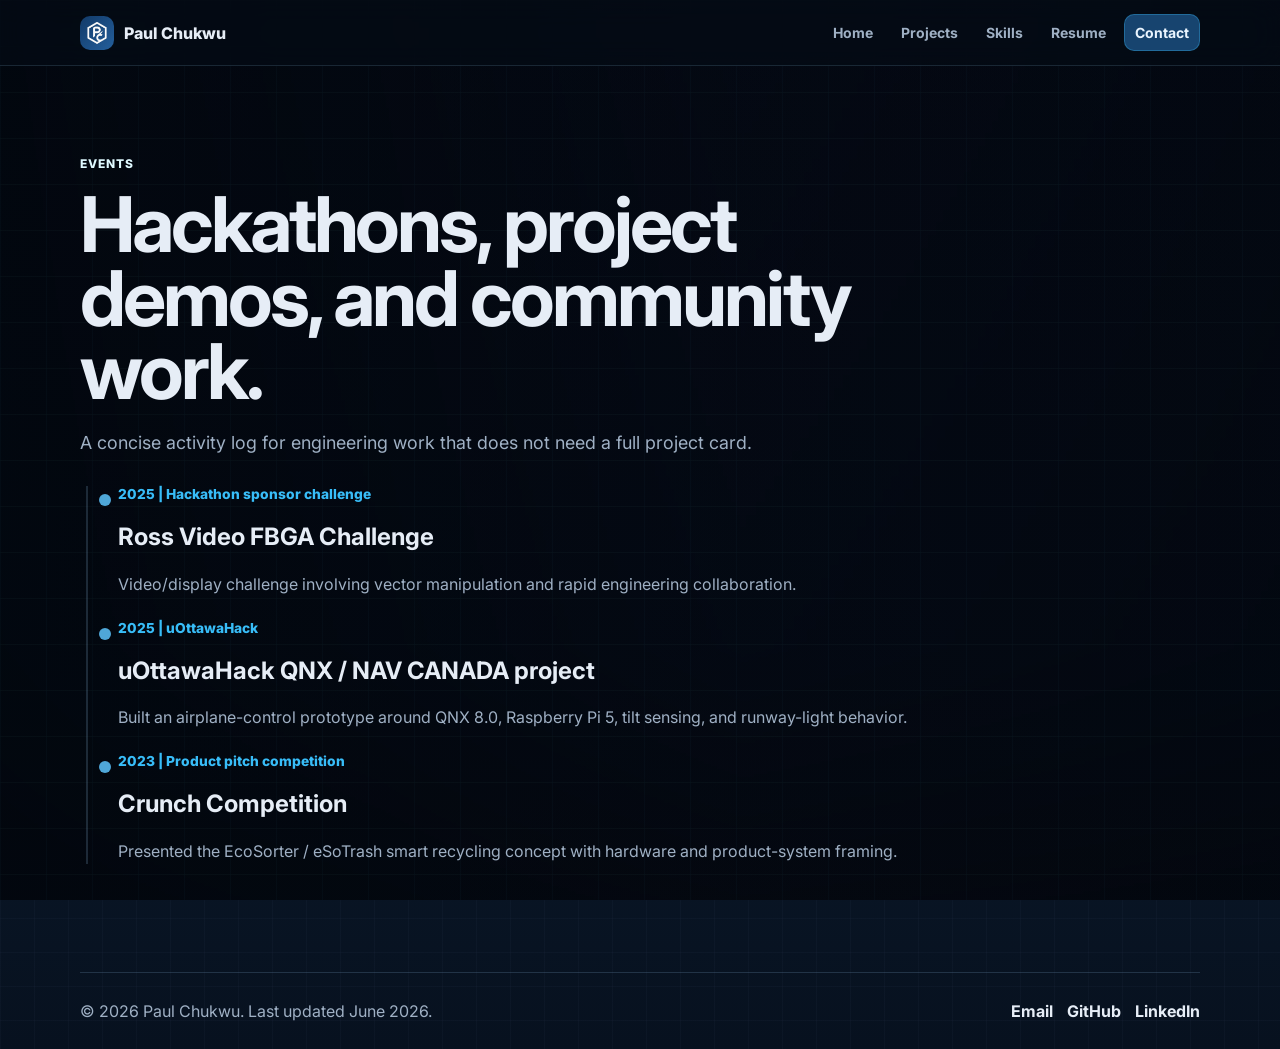
<file: events.html>
<!DOCTYPE html>
<html lang="en">
<head>
  <meta charset="utf-8" />
  <meta name="viewport" content="width=device-width, initial-scale=1" />
  <title>Paul Chukwu | Events</title>
  <meta name="description" content="Selected talks, hackathons, community events, and engineering activities for Paul Chukwu." />
  <link rel="preconnect" href="https://fonts.googleapis.com">
  <link rel="preconnect" href="https://fonts.gstatic.com" crossorigin>
  <link href="https://fonts.googleapis.com/css2?family=Inter:wght@300;400;500;600;700;800;900&display=swap" rel="stylesheet">
  <link rel="stylesheet" href="styles.css">
</head>
<body>
  <nav class="nav">
    <div class="container nav-inner">
      <a class="brand" href="index.html" aria-label="Paul Chukwu home">
        <img class="logo" src="assets/Logo/PaulsLogo.png" alt="" />
        <span>Paul Chukwu</span>
      </a>
      <div class="nav-links" aria-label="Primary navigation">
        <a href="index.html" data-tab="home">Home</a>
        <a href="projects.html" data-tab="projects">Projects</a>
        <a href="skills.html" data-tab="skills">Skills</a>
        <a href="resume.html" data-tab="resume">Resume</a>
        <a class="cta" href="mailto:paul.chukwu.official@gmail.com">Contact</a>
      </div>
    </div>
  </nav>

  <main>
    <section class="container">
      <div class="section-heading">
        <span class="eyebrow">Events</span>
        <h1 class="big-title">Hackathons, project demos, and community work.</h1>
        <p class="lead">A concise activity log for engineering work that does not need a full project card.</p>
      </div>
      <div class="timeline professional-timeline" id="timeline"></div>
    </section>
  </main>

  <footer class="container">
    <div class="footer-inner">
      <div>&copy; <span id="year"></span> Paul Chukwu. Last updated June 2026.</div>
      <div class="footer-links">
        <a href="mailto:paul.chukwu.official@gmail.com">Email</a>
        <a href="https://github.com/skubzy" target="_blank" rel="noopener">GitHub</a>
        <a href="https://www.linkedin.com/in/paul-chukwu-a49b9a227/" target="_blank" rel="noopener">LinkedIn</a>
      </div>
    </div>
  </footer>
  <script src="script.js"></script>
</body>
</html>
</file>
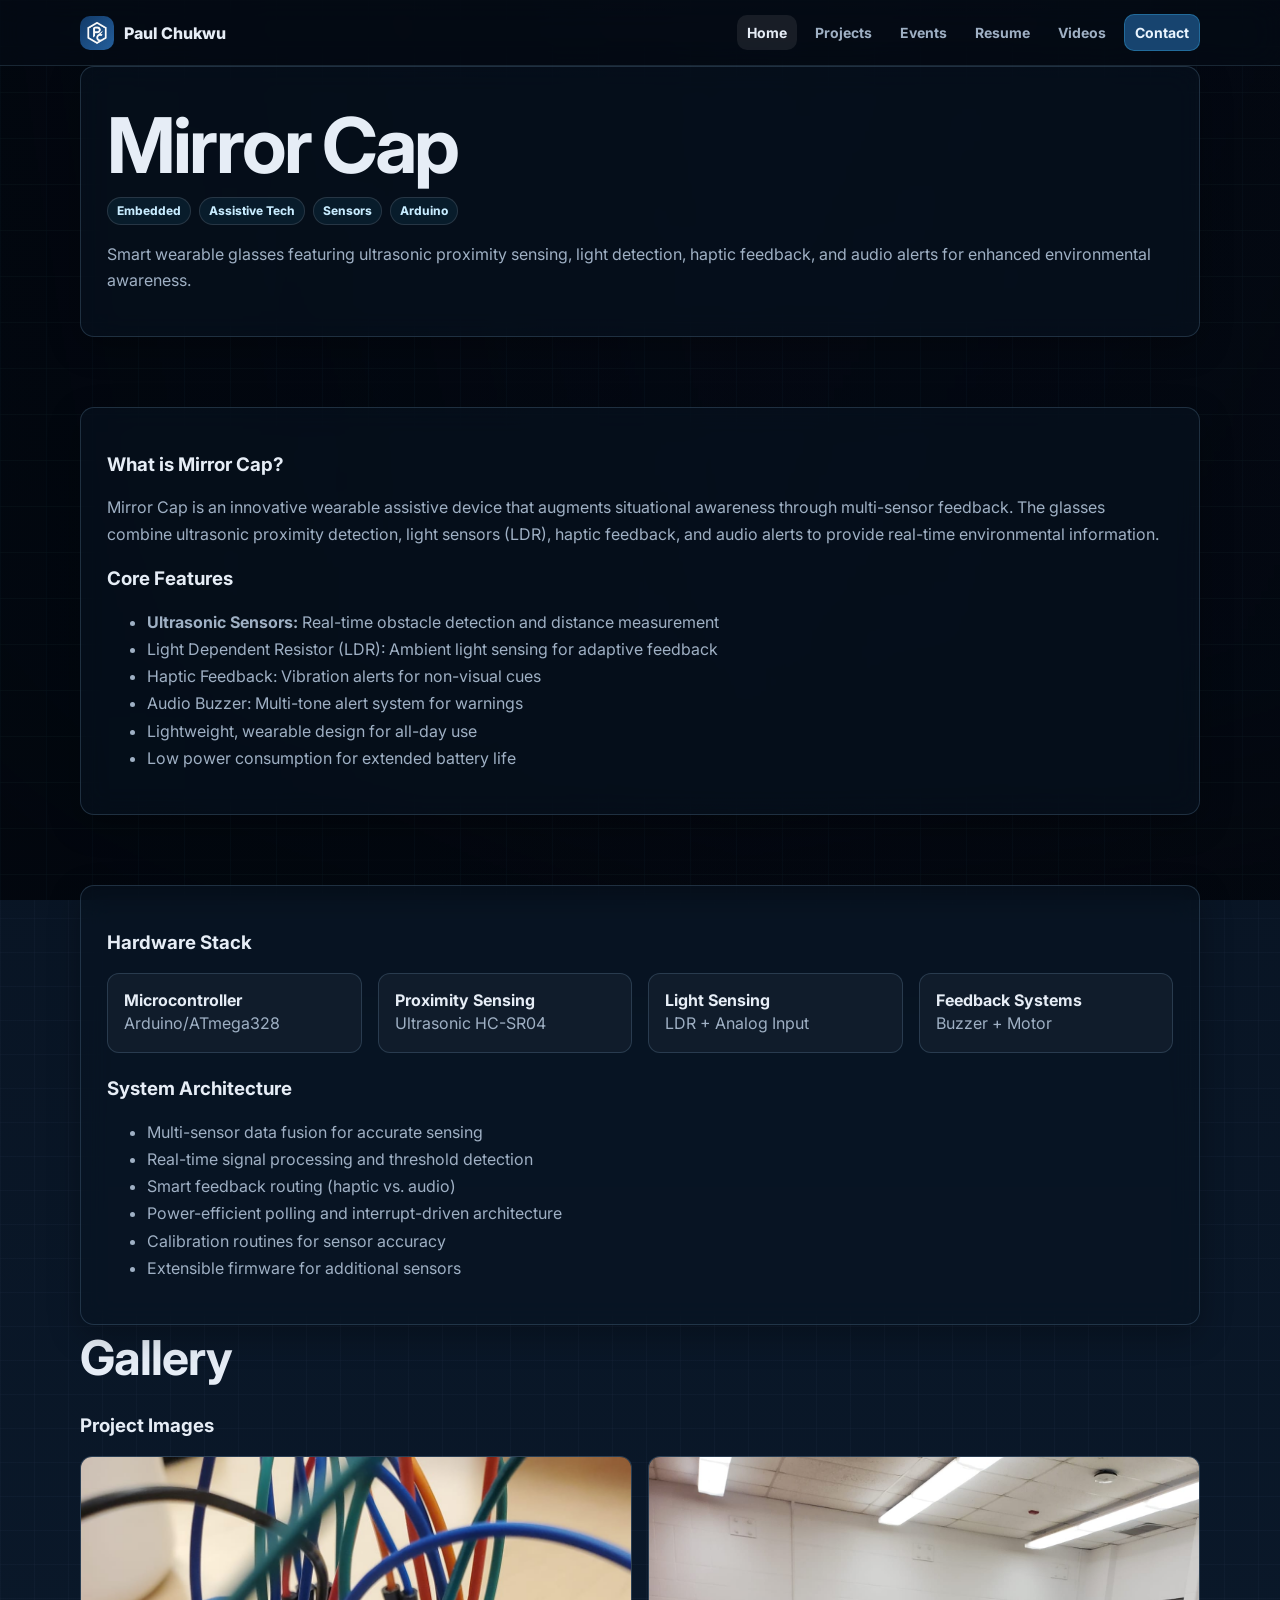
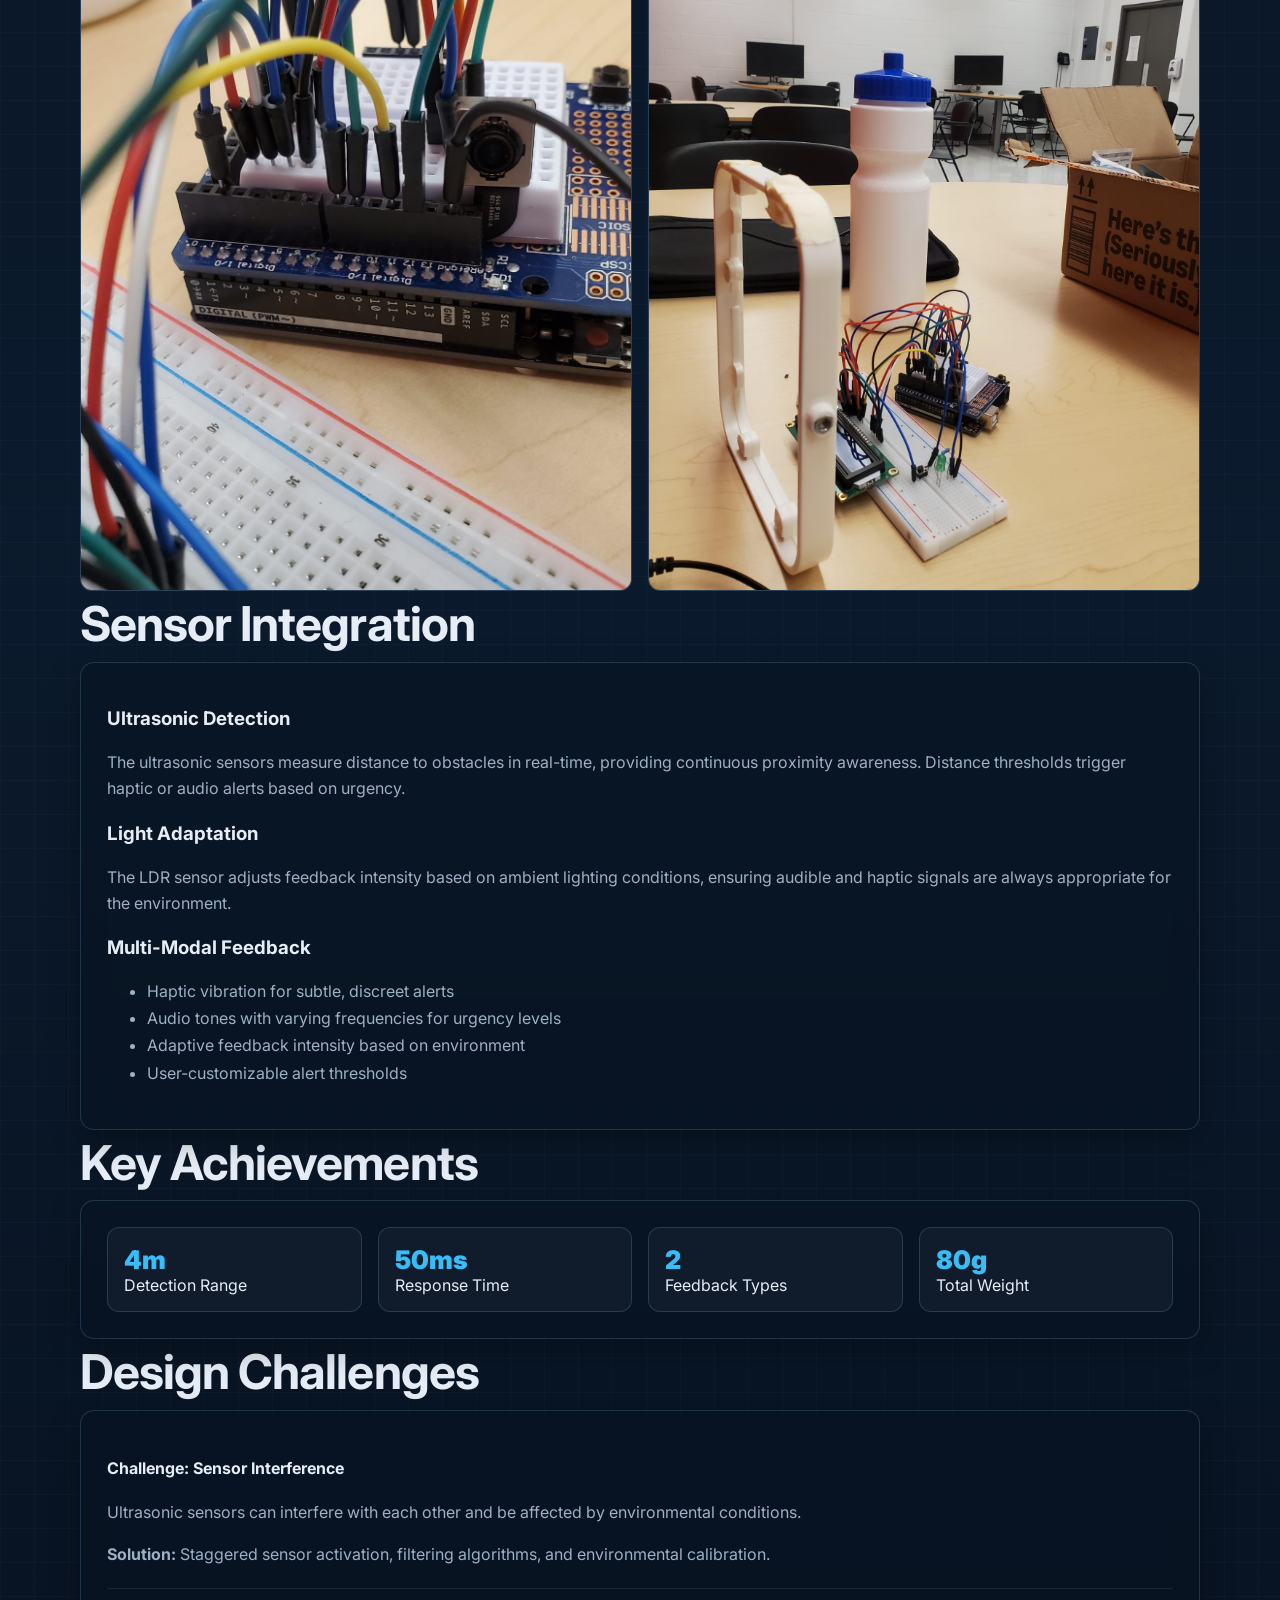
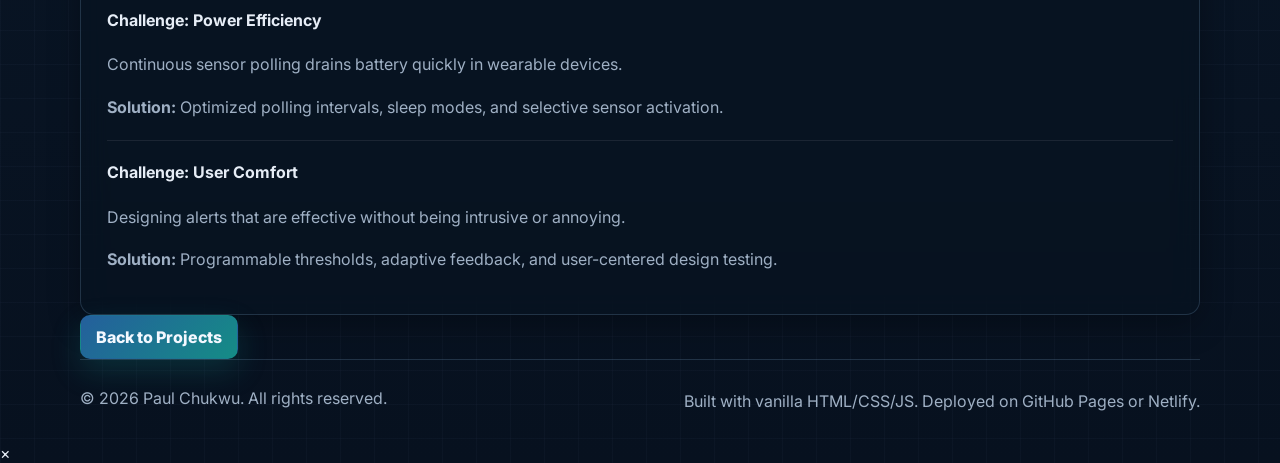
<file: mirrorCap.html>
<!DOCTYPE html>
<html lang="en">
<head>
  <meta charset="utf-8" />
  <meta name="viewport" content="width=device-width, initial-scale=1" />
  <title>Paul Chukwu | Mirror Cap</title>
  <meta name="description" content="Mirror Cap: Assistive smart glasses with ultrasonic, LDR, haptics, and buzzer feedback." />
  <link rel="preconnect" href="https://fonts.googleapis.com">
  <link rel="preconnect" href="https://fonts.gstatic.com" crossorigin>
  <link href="https://fonts.googleapis.com/css2?family=Inter:wght@300;400;500;600;700;800;900&display=swap" rel="stylesheet">
  <link rel="stylesheet" href="styles.css">
</head>
<body>
  <nav class="nav">
    <div class="container nav-inner">
      <a class="brand" href="index.html" aria-label="Paul Chukwu home">
        <img class="logo" src="assets/Logo/PaulsLogo.png" alt="" />
        <span>Paul Chukwu</span>
      </a>
      <div class="nav-links">
        <a href="index.html" data-tab="home">Home</a>
        <a href="projects.html" data-tab="projects">Projects</a>
        <a href="events.html" data-tab="events">Events</a>
        <a href="resume.html" data-tab="resume">Resume</a>
        <a href="videos.html" data-tab="videos">Videos</a>
        <a class="cta" href="mailto:paul.chukwu.official@gmail.com">Contact</a>
      </div>
    </div>
  </nav>

  <section class="container">
    <div class="card">
      <div class="card-inner">
        <div class="project-header">
          <h1 class="big-title">Mirror Cap</h1>
          <div style="display:flex;gap:8px;flex-wrap:wrap">
            <span class="tag">Embedded</span>
            <span class="tag">Assistive Tech</span>
            <span class="tag">Sensors</span>
            <span class="tag">Arduino</span>
          </div>
        </div>
        <p class="muted">Smart wearable glasses featuring ultrasonic proximity sensing, light detection, haptic feedback, and audio alerts for enhanced environmental awareness.</p>
      </div>
    </div>
  </section>

  <section class="container">
    <h2 class="section-title">Project Overview</h2>
    <div class="card">
      <div class="card-inner">
        <h3>What is Mirror Cap?</h3>
        <p class="muted">Mirror Cap is an innovative wearable assistive device that augments situational awareness through multi-sensor feedback. The glasses combine ultrasonic proximity detection, light sensors (LDR), haptic feedback, and audio alerts to provide real-time environmental information.</p>
        <h3 style="margin-top:20px">Core Features</h3>
        <ul class="feature-list">
          <li><strong>Ultrasonic Sensors:</strong> Real-time obstacle detection and distance measurement</li>
          <li>Light Dependent Resistor (LDR): Ambient light sensing for adaptive feedback</li>
          <li>Haptic Feedback: Vibration alerts for non-visual cues</li>
          <li>Audio Buzzer: Multi-tone alert system for warnings</li>
          <li>Lightweight, wearable design for all-day use</li>
          <li>Low power consumption for extended battery life</li>
        </ul>
      </div>
    </div>
  </section>

  <section class="container">
    <h2 class="section-title">Technical Design</h2>
    <div class="card">
      <div class="card-inner">
        <h3>Hardware Stack</h3>
        <div class="tech-stack">
          <div class="tech-item">
            <strong>Microcontroller</strong><br>
            <span class="muted">Arduino/ATmega328</span>
          </div>
          <div class="tech-item">
            <strong>Proximity Sensing</strong><br>
            <span class="muted">Ultrasonic HC-SR04</span>
          </div>
          <div class="tech-item">
            <strong>Light Sensing</strong><br>
            <span class="muted">LDR + Analog Input</span>
          </div>
          <div class="tech-item">
            <strong>Feedback Systems</strong><br>
            <span class="muted">Buzzer + Motor</span>
          </div>
        </div>
        <h3 style="margin-top:24px">System Architecture</h3>
        <ul class="feature-list">
          <li>Multi-sensor data fusion for accurate sensing</li>
          <li>Real-time signal processing and threshold detection</li>
          <li>Smart feedback routing (haptic vs. audio)</li>
          <li>Power-efficient polling and interrupt-driven architecture</li>
          <li>Calibration routines for sensor accuracy</li>
          <li>Extensible firmware for additional sensors</li>
        </ul>
      </div>
    </div>
  </section>

  <section class="container">
    <h2 class="section-title">Gallery</h2>
    <div class="gallery-grid">
      <div class="gallery-section">
        <h3 class="gallery-title">Project Images</h3>
        <div class="photo-grid expandable">
          <div class="photo-item clickable">
            <img src="assets/Mirror/ProjectMirror1.jpg" alt="Mirror Cap Project 1" />
          </div>
          <div class="photo-item clickable">
            <img src="assets/Mirror/ProjectMirror2.jpg" alt="Mirror Cap Project 2" />
          </div>
        </div>
      </div>
    </div>
  </section>

  <section class="container">
    <h2 class="section-title">Sensor Integration</h2>
    <div class="card">
      <div class="card-inner">
        <h3>Ultrasonic Detection</h3>
        <p class="muted">The ultrasonic sensors measure distance to obstacles in real-time, providing continuous proximity awareness. Distance thresholds trigger haptic or audio alerts based on urgency.</p>
        
        <h3 style="margin-top:20px">Light Adaptation</h3>
        <p class="muted">The LDR sensor adjusts feedback intensity based on ambient lighting conditions, ensuring audible and haptic signals are always appropriate for the environment.</p>

        <h3 style="margin-top:20px">Multi-Modal Feedback</h3>
        <ul class="feature-list">
          <li>Haptic vibration for subtle, discreet alerts</li>
          <li>Audio tones with varying frequencies for urgency levels</li>
          <li>Adaptive feedback intensity based on environment</li>
          <li>User-customizable alert thresholds</li>
        </ul>
      </div>
    </div>
  </section>

  <section class="container">
    <h2 class="section-title">Key Achievements</h2>
    <div class="card">
      <div class="card-inner">
        <div class="results-grid">
          <div class="result-item">
            <div class="result-number">4m</div>
            <div class="result-label">Detection Range</div>
          </div>
          <div class="result-item">
            <div class="result-number">50ms</div>
            <div class="result-label">Response Time</div>
          </div>
          <div class="result-item">
            <div class="result-number">2</div>
            <div class="result-label">Feedback Types</div>
          </div>
          <div class="result-item">
            <div class="result-number">80g</div>
            <div class="result-label">Total Weight</div>
          </div>
        </div>
      </div>
    </div>
  </section>

  <section class="container">
    <h2 class="section-title">Design Challenges</h2>
    <div class="card">
      <div class="card-inner">
        <div class="challenge-item">
          <h4>Challenge: Sensor Interference</h4>
          <p class="muted">Ultrasonic sensors can interfere with each other and be affected by environmental conditions.</p>
          <p class="muted"><strong>Solution:</strong> Staggered sensor activation, filtering algorithms, and environmental calibration.</p>
        </div>
        <hr style="border:none;border-top:1px solid rgba(255,255,255,.08);margin:20px 0">
        <div class="challenge-item">
          <h4>Challenge: Power Efficiency</h4>
          <p class="muted">Continuous sensor polling drains battery quickly in wearable devices.</p>
          <p class="muted"><strong>Solution:</strong> Optimized polling intervals, sleep modes, and selective sensor activation.</p>
        </div>
        <hr style="border:none;border-top:1px solid rgba(255,255,255,.08);margin:20px 0">
        <div class="challenge-item">
          <h4>Challenge: User Comfort</h4>
          <p class="muted">Designing alerts that are effective without being intrusive or annoying.</p>
          <p class="muted"><strong>Solution:</strong> Programmable thresholds, adaptive feedback, and user-centered design testing.</p>
        </div>
      </div>
    </div>
  </section>

  <section class="container">
    <a class="btn primary" href="projects.html">Back to Projects</a>
  </section>

  <footer class="container">
    <div style="display:flex;justify-content:space-between;gap:12px;flex-wrap:wrap">
      <div>&copy; <span id="year"></span> Paul Chukwu. All rights reserved.</div>
      <div class="muted">Built with vanilla HTML/CSS/JS. Deployed on GitHub Pages or Netlify.</div>
    </div>
  </footer>

  <!-- Image Modal -->
  <div id="imageModal" class="modal">
    <span class="modal-close">&times;</span>
    <img class="modal-content" id="modalImage" />
    <div id="caption"></div>
  </div>

  <script src="script.js"></script>
  <script>
    // Image expansion modal
    document.querySelectorAll('.photo-grid.expandable .photo-item.clickable img').forEach(img => {
      img.addEventListener('click', function() {
        const modal = document.getElementById('imageModal');
        const modalImg = document.getElementById('modalImage');
        const captionText = document.getElementById('caption');
        modal.style.display = 'block';
        modalImg.src = this.src;
        captionText.textContent = this.alt;
      });
    });

    const modal = document.getElementById('imageModal');
    const closeBtn = document.querySelector('.modal-close');
    
    closeBtn.addEventListener('click', function() {
      modal.style.display = 'none';
    });

    modal.addEventListener('click', function(e) {
      if (e.target === modal) {
        modal.style.display = 'none';
      }
    });
  </script>
</body>
</html>
</file>
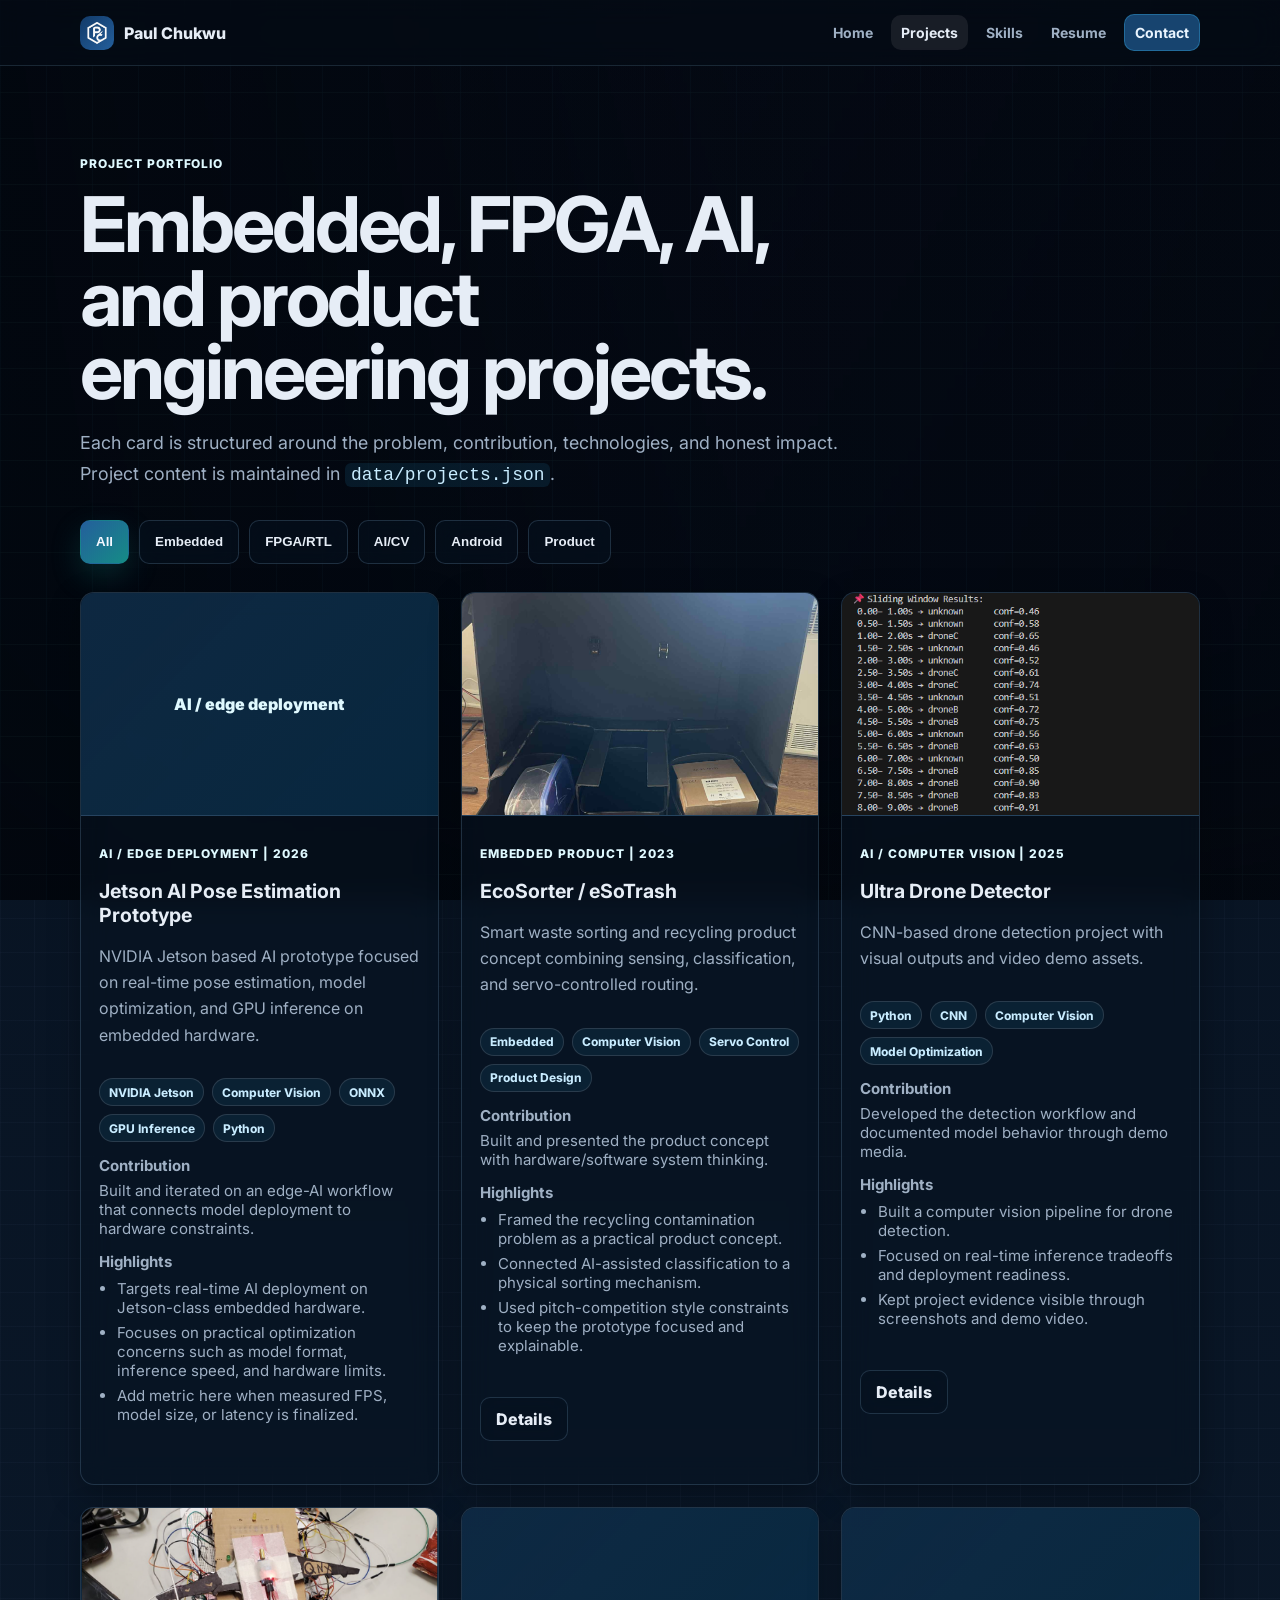
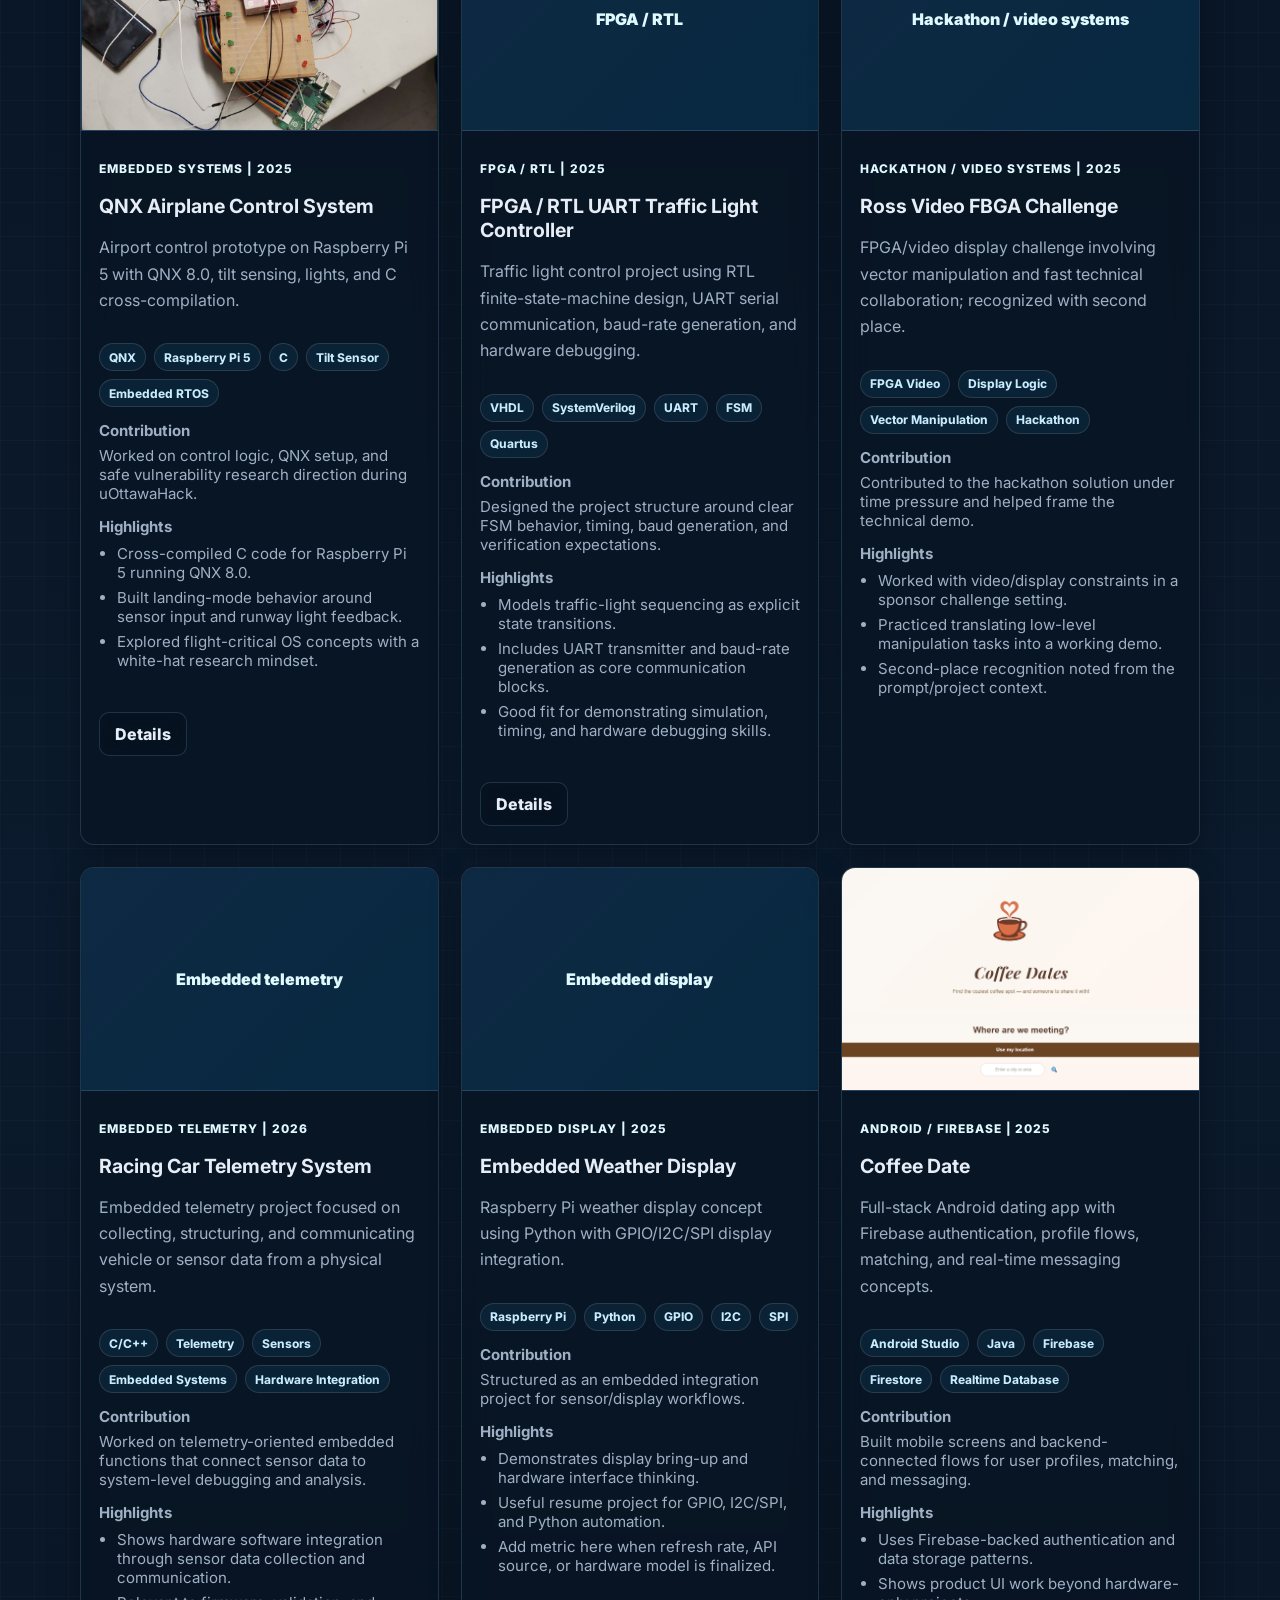
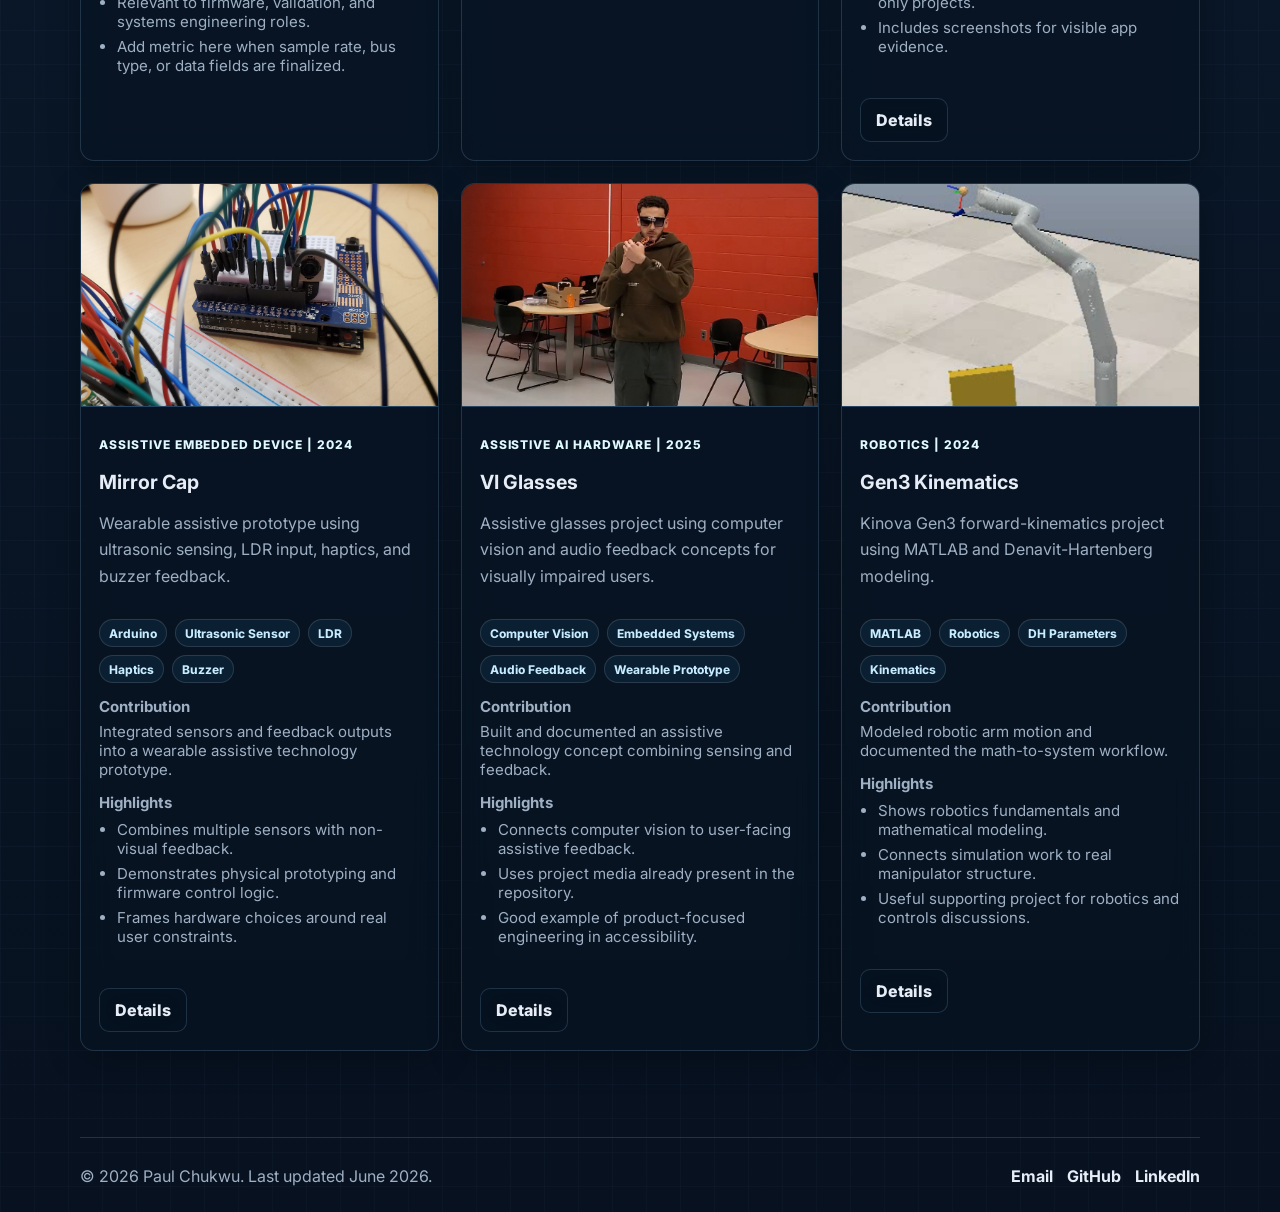
<file: projects.html>
﻿<!DOCTYPE html>
<html lang="en">
<head>
  <meta charset="utf-8" />
  <meta name="viewport" content="width=device-width, initial-scale=1" />
  <title>Paul Chukwu | Engineering Projects</title>
  <meta name="description" content="Embedded systems, FPGA/RTL, AI deployment, Android/Firebase, and hardware-software projects by Paul Chukwu." />
  <meta property="og:title" content="Paul Chukwu | Engineering Projects" />
  <meta property="og:description" content="Project portfolio focused on firmware, FPGA/RTL, embedded systems, and AI-enabled hardware products." />
  <meta property="og:type" content="website" />
  <link rel="preconnect" href="https://fonts.googleapis.com">
  <link rel="preconnect" href="https://fonts.gstatic.com" crossorigin>
  <link href="https://fonts.googleapis.com/css2?family=Inter:wght@300;400;500;600;700;800;900&display=swap" rel="stylesheet">
  <link rel="stylesheet" href="styles.css">
</head>
<body>
  <nav class="nav">
    <div class="container nav-inner">
      <a class="brand" href="index.html" aria-label="Paul Chukwu home">
        <img class="logo" src="assets/Logo/PaulsLogo.png" alt="" />
        <span>Paul Chukwu</span>
      </a>
      <div class="nav-links" aria-label="Primary navigation">
        <a href="index.html" data-tab="home">Home</a>
        <a href="projects.html" data-tab="projects">Projects</a>
        <a href="skills.html" data-tab="skills">Skills</a>
        <a href="resume.html" data-tab="resume">Resume</a>
        <a class="cta" href="mailto:paul.chukwu.official@gmail.com">Contact</a>
      </div>
    </div>
  </nav>

  <main>
    <section class="container projects-section">
      <div class="section-heading">
        <span class="eyebrow">Project Portfolio</span>
        <h1 class="big-title">Embedded, FPGA, AI, and product engineering projects.</h1>
        <p class="lead">Each card is structured around the problem, contribution, technologies, and honest impact. Project content is maintained in <code>data/projects.json</code>.</p>
      </div>
      <div class="filter-controls" aria-label="Project filters">
        <button class="btn active-filter" data-filter="all">All</button>
        <button class="btn" data-filter="embedded">Embedded</button>
        <button class="btn" data-filter="fpga">FPGA/RTL</button>
        <button class="btn" data-filter="ai">AI/CV</button>
        <button class="btn" data-filter="android">Android</button>
        <button class="btn" data-filter="product">Product</button>
      </div>
      <div class="grid project-grid" id="projectGrid"></div>
    </section>
  </main>

  <footer class="container">
    <div class="footer-inner">
      <div>&copy; <span id="year"></span> Paul Chukwu. Last updated June 2026.</div>
      <div class="footer-links">
        <a href="mailto:paul.chukwu.official@gmail.com">Email</a>
        <a href="https://github.com/skubzy" target="_blank" rel="noopener">GitHub</a>
        <a href="https://www.linkedin.com/in/paul-chukwu-a49b9a227/" target="_blank" rel="noopener">LinkedIn</a>
      </div>
    </div>
  </footer>
  <script src="script.js"></script>
</body>
</html>
</file>
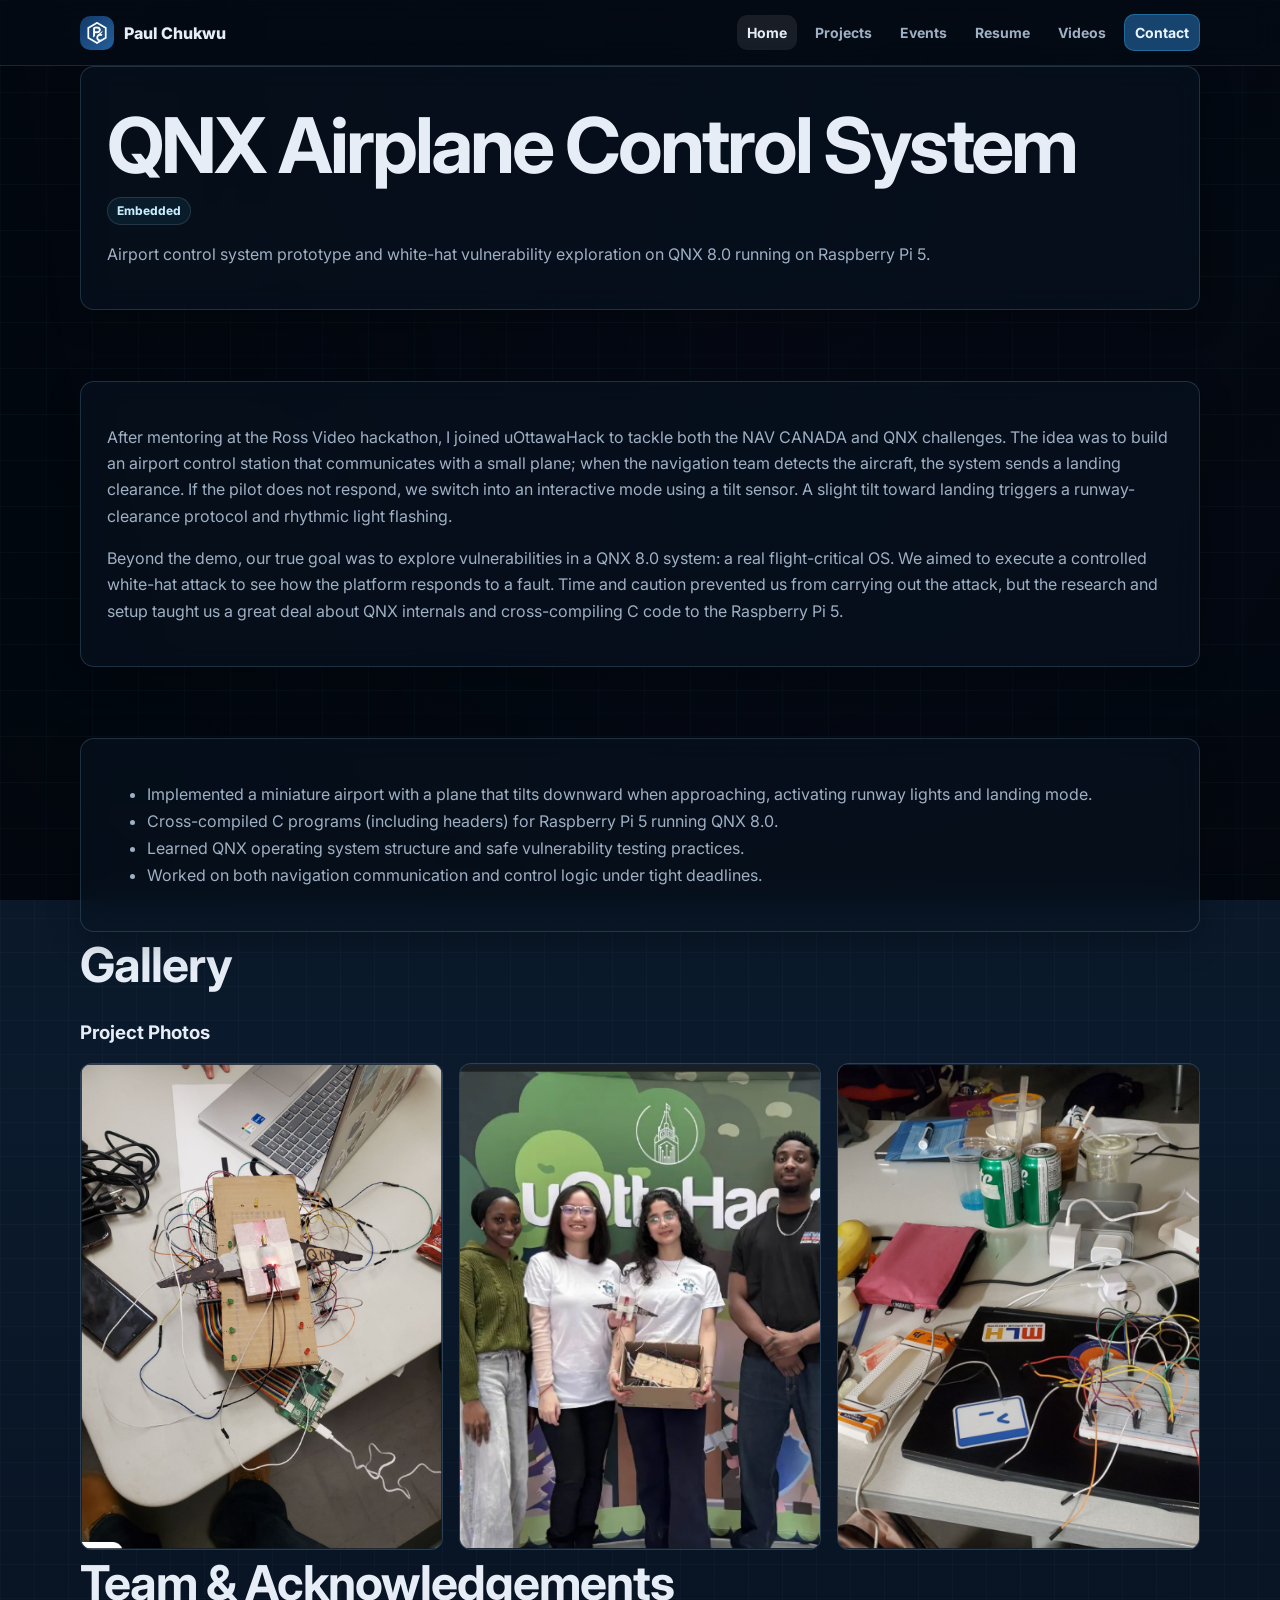
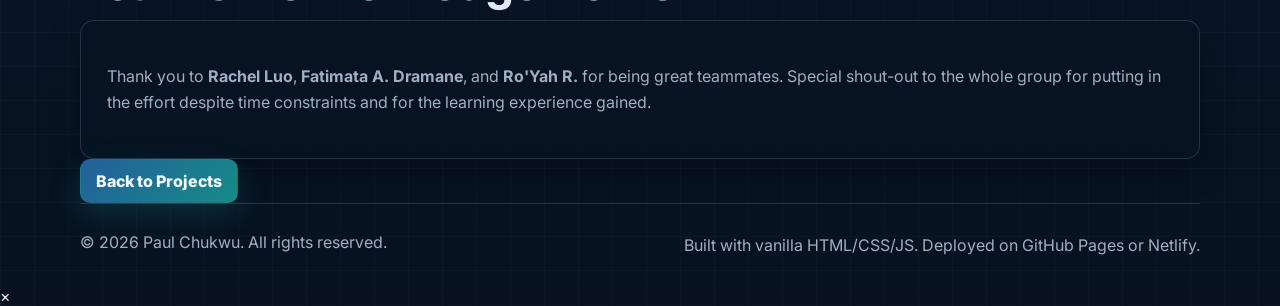
<file: qnxAirplane.html>
<!DOCTYPE html>
<html lang="en">
<head>
  <meta charset="utf-8" />
  <meta name="viewport" content="width=device-width, initial-scale=1" />
  <title>Paul Chukwu | QNX Airplane Control System</title>
  <meta name="description" content="Airport control & vulnerability research on QNX 8.0 with Raspberry Pi 5." />
  <link rel="preconnect" href="https://fonts.googleapis.com">
  <link rel="preconnect" href="https://fonts.gstatic.com" crossorigin>
  <link href="https://fonts.googleapis.com/css2?family=Inter:wght@300;400;500;600;700;800;900&display=swap" rel="stylesheet">
  <link rel="stylesheet" href="styles.css">
</head>
<body>
  <nav class="nav">
    <div class="container nav-inner">
      <a class="brand" href="index.html" aria-label="Paul Chukwu home">
        <img class="logo" src="assets/Logo/PaulsLogo.png" alt="" />
        <span>Paul Chukwu</span>
      </a>
      <div class="nav-links">
        <a href="index.html" data-tab="home">Home</a>
        <a href="projects.html" data-tab="projects">Projects</a>
        <a href="events.html" data-tab="events">Events</a>
        <a href="resume.html" data-tab="resume">Resume</a>
        <a href="videos.html" data-tab="videos">Videos</a>
        <a class="cta" href="mailto:paul.chukwu.official@gmail.com">Contact</a>
      </div>
    </div>
  </nav>

  <section class="container">
    <div class="card">
      <div class="card-inner">
        <div class="project-header">
          <h1 class="big-title">QNX Airplane Control System</h1>
          <div style="display:flex;gap:8px;flex-wrap:wrap">
            <span class="tag">Embedded</span>
          </div>
        </div>
        <p class="muted">Airport control system prototype and white-hat vulnerability exploration on QNX 8.0 running on Raspberry Pi 5.</p>
      </div>
    </div>
  </section>

  <section class="container">
    <h2 class="section-title">Project Overview</h2>
    <div class="card">
      <div class="card-inner">
        <p class="muted">After mentoring at the Ross Video hackathon, I joined uOttawaHack to tackle both the NAV CANADA and QNX challenges. The idea was to build an airport control station that communicates with a small plane; when the navigation team detects the aircraft, the system sends a landing clearance. If the pilot does not respond, we switch into an interactive mode using a tilt sensor. A slight tilt toward landing triggers a runway-clearance protocol and rhythmic light flashing.</p>
        <p class="muted" style="margin-top:16px">Beyond the demo, our true goal was to explore vulnerabilities in a QNX 8.0 system: a real flight-critical OS. We aimed to execute a controlled white-hat attack to see how the platform responds to a fault. Time and caution prevented us from carrying out the attack, but the research and setup taught us a great deal about QNX internals and cross-compiling C code to the Raspberry Pi 5.</p>
      </div>
    </div>
  </section>

  <section class="container">
    <h2 class="section-title">Achievements</h2>
    <div class="card">
      <div class="card-inner">
        <ul class="feature-list">
          <li>Implemented a miniature airport with a plane that tilts downward when approaching, activating runway lights and landing mode.</li>
          <li>Cross-compiled C programs (including headers) for Raspberry Pi 5 running QNX 8.0.</li>
          <li>Learned QNX operating system structure and safe vulnerability testing practices.</li>
          <li>Worked on both navigation communication and control logic under tight deadlines.</li>
        </ul>
      </div>
    </div>
  </section>

  <section class="container">
    <h2 class="section-title">Gallery</h2>
    <div class="gallery-grid">
      <div class="gallery-section">
        <h3 class="gallery-title">Project Photos</h3>
        <div class="photo-grid expandable">
          <div class="photo-item clickable"><img src="assets/QNX/project1.png" alt="QNX setup on table" /></div>
          <div class="photo-item clickable"><img src="assets/QNX/project2.png" alt="uOttawaHack team with prototype" /></div>
          <div class="photo-item clickable"><img src="assets/QNX/project3.png" alt="Close-up of airplane control hardware" /></div>
        </div>
      </div>
    </div>
  </section>

  <section class="container">
    <h2 class="section-title">Team & Acknowledgements</h2>
    <div class="card">
      <div class="card-inner">
        <p class="muted">Thank you to <strong>Rachel Luo</strong>, <strong>Fatimata A. Dramane</strong>, and <strong>Ro'Yah R.</strong> for being great teammates. Special shout-out to the whole group for putting in the effort despite time constraints and for the learning experience gained.</p>
      </div>
    </div>
  </section>

  <section class="container">
    <a class="btn primary" href="projects.html">Back to Projects</a>
  </section>

  <footer class="container">
    <div style="display:flex;justify-content:space-between;gap:12px;flex-wrap:wrap">
      <div>&copy; <span id="year"></span> Paul Chukwu. All rights reserved.</div>
      <div class="muted">Built with vanilla HTML/CSS/JS. Deployed on GitHub Pages or Netlify.</div>
    </div>
  </footer>

  <!-- include global script and gallery modal same as other project pages -->
  <script src="script.js"></script>
  <script>
    // image expansion modal (same logic used on other project pages)
    document.querySelectorAll('.photo-grid.expandable .photo-item.clickable img').forEach(img => {
      img.addEventListener('click', function() {
        const modal = document.getElementById('imageModal');
        const modalImg = document.getElementById('modalImage');
        const captionText = document.getElementById('caption');
        modal.style.display = 'block';
        modalImg.src = this.src;
        captionText.textContent = this.alt;
      });
    });

    const modal = document.getElementById('imageModal');
    const closeBtn = document.querySelector('.modal-close');
    if (closeBtn) {
      closeBtn.addEventListener('click', function() {
        modal.style.display = 'none';
      });
    }

    if (modal) {
      modal.addEventListener('click', function(e) {
        if (e.target === modal) {
          modal.style.display = 'none';
        }
      });
    }
  </script>

  <!-- Image Modal -->
  <div id="imageModal" class="modal">
    <span class="modal-close">&times;</span>
    <img class="modal-content" id="modalImage" />
    <div id="caption"></div>
  </div>

</body>
</html>
</file>
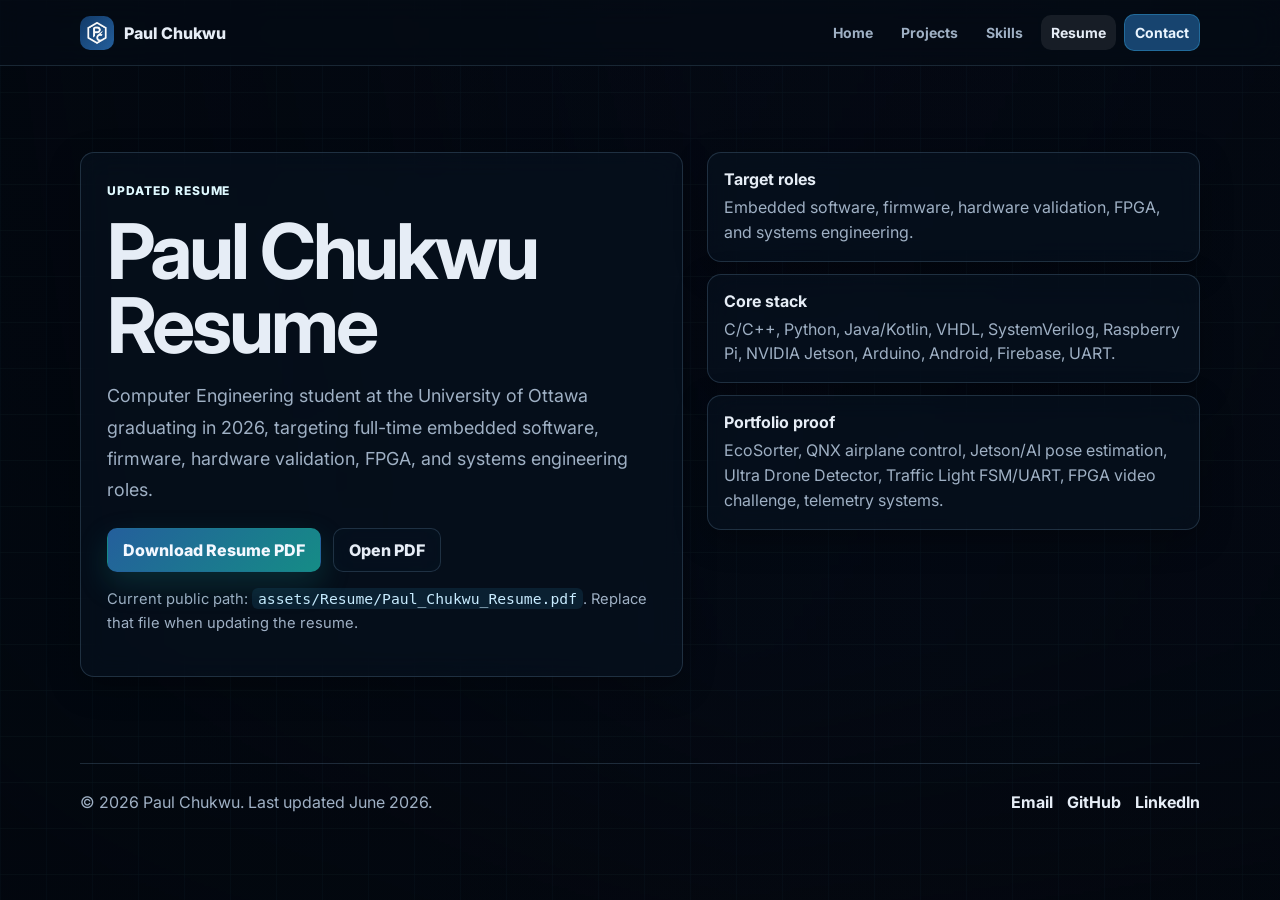
<file: resume.html>
﻿<!DOCTYPE html>
<html lang="en">
<head>
  <meta charset="utf-8" />
  <meta name="viewport" content="width=device-width, initial-scale=1" />
  <title>Paul Chukwu | Resume</title>
  <meta name="description" content="Download Paul Chukwu's updated engineering resume." />
  <meta property="og:title" content="Paul Chukwu | Resume" />
  <meta property="og:description" content="Resume for embedded systems, firmware, FPGA/RTL, AI deployment, and product engineering roles." />
  <meta property="og:type" content="website" />
  <link rel="preconnect" href="https://fonts.googleapis.com">
  <link rel="preconnect" href="https://fonts.gstatic.com" crossorigin>
  <link href="https://fonts.googleapis.com/css2?family=Inter:wght@300;400;500;600;700;800;900&display=swap" rel="stylesheet">
  <link rel="stylesheet" href="styles.css">
</head>
<body>
  <nav class="nav">
    <div class="container nav-inner">
      <a class="brand" href="index.html" aria-label="Paul Chukwu home">
        <img class="logo" src="assets/Logo/PaulsLogo.png" alt="" />
        <span>Paul Chukwu</span>
      </a>
      <div class="nav-links" aria-label="Primary navigation">
        <a href="index.html" data-tab="home">Home</a>
        <a href="projects.html" data-tab="projects">Projects</a>
        <a href="skills.html" data-tab="skills">Skills</a>
        <a href="resume.html" data-tab="resume">Resume</a>
        <a class="cta" href="mailto:paul.chukwu.official@gmail.com">Contact</a>
      </div>
    </div>
  </nav>

  <main>
    <section class="container">
      <div class="two-col">
        <div class="card">
          <div class="card-inner">
            <span class="eyebrow">Updated Resume</span>
            <h1 class="big-title">Paul Chukwu Resume</h1>
            <p class="lead">Computer Engineering student at the University of Ottawa graduating in 2026, targeting full-time embedded software, firmware, hardware validation, FPGA, and systems engineering roles.</p>
            <div class="actions">
              <a class="btn primary" href="assets/Resume/Paul_Chukwu_Resume.pdf" download>Download Resume PDF</a>
              <a class="btn" href="assets/Resume/Paul_Chukwu_Resume.pdf" target="_blank" rel="noopener">Open PDF</a>
            </div>
            <p class="muted small-note">Current public path: <code>assets/Resume/Paul_Chukwu_Resume.pdf</code>. Replace that file when updating the resume.</p>
          </div>
        </div>
        <div class="resume-list">
          <div class="resume-item"><strong>Target roles</strong><span>Embedded software, firmware, hardware validation, FPGA, and systems engineering.</span></div>
          <div class="resume-item"><strong>Core stack</strong><span>C/C++, Python, Java/Kotlin, VHDL, SystemVerilog, Raspberry Pi, NVIDIA Jetson, Arduino, Android, Firebase, UART.</span></div>
          <div class="resume-item"><strong>Portfolio proof</strong><span>EcoSorter, QNX airplane control, Jetson/AI pose estimation, Ultra Drone Detector, Traffic Light FSM/UART, FPGA video challenge, telemetry systems.</span></div>
        </div>
      </div>
    </section>
  </main>

  <footer class="container">
    <div class="footer-inner">
      <div>&copy; <span id="year"></span> Paul Chukwu. Last updated June 2026.</div>
      <div class="footer-links">
        <a href="mailto:paul.chukwu.official@gmail.com">Email</a>
        <a href="https://github.com/skubzy" target="_blank" rel="noopener">GitHub</a>
        <a href="https://www.linkedin.com/in/paul-chukwu-a49b9a227/" target="_blank" rel="noopener">LinkedIn</a>
      </div>
    </div>
  </footer>
  <script src="script.js"></script>
</body>
</html>
</file>
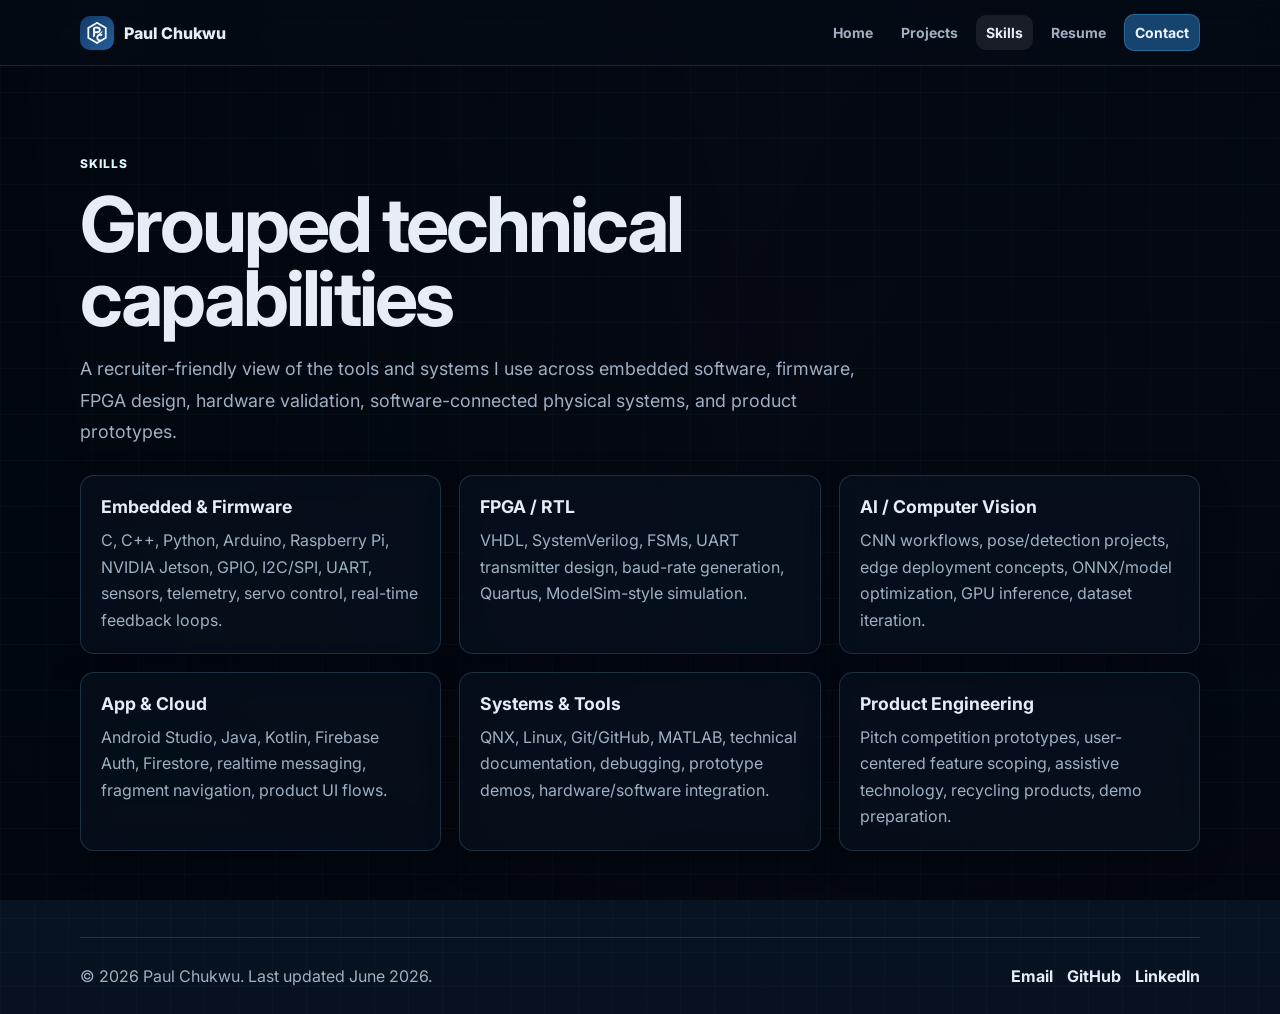
<file: skills.html>
﻿<!DOCTYPE html>
<html lang="en">
<head>
  <meta charset="utf-8" />
  <meta name="viewport" content="width=device-width, initial-scale=1" />
  <title>Paul Chukwu | Skills</title>
  <meta name="description" content="Technical skills for Paul Chukwu: embedded systems, firmware, FPGA/RTL, AI/computer vision, Android, and product engineering." />
  <link rel="preconnect" href="https://fonts.googleapis.com">
  <link rel="preconnect" href="https://fonts.gstatic.com" crossorigin>
  <link href="https://fonts.googleapis.com/css2?family=Inter:wght@300;400;500;600;700;800;900&display=swap" rel="stylesheet">
  <link rel="stylesheet" href="styles.css">
</head>
<body>
  <nav class="nav">
    <div class="container nav-inner">
      <a class="brand" href="index.html" aria-label="Paul Chukwu home">
        <img class="logo" src="assets/Logo/PaulsLogo.png" alt="" />
        <span>Paul Chukwu</span>
      </a>
      <div class="nav-links" aria-label="Primary navigation">
        <a href="index.html" data-tab="home">Home</a>
        <a href="projects.html" data-tab="projects">Projects</a>
        <a href="skills.html" data-tab="skills">Skills</a>
        <a href="resume.html" data-tab="resume">Resume</a>
        <a class="cta" href="mailto:paul.chukwu.official@gmail.com">Contact</a>
      </div>
    </div>
  </nav>

  <main>
    <section class="container">
      <div class="section-heading">
        <span class="eyebrow">Skills</span>
        <h1 class="big-title">Grouped technical capabilities</h1>
        <p class="lead">A recruiter-friendly view of the tools and systems I use across embedded software, firmware, FPGA design, hardware validation, software-connected physical systems, and product prototypes.</p>
      </div>
      <div class="skill-grid">
        <div class="skill-card"><h2>Embedded & Firmware</h2><p>C, C++, Python, Arduino, Raspberry Pi, NVIDIA Jetson, GPIO, I2C/SPI, UART, sensors, telemetry, servo control, real-time feedback loops.</p></div>
        <div class="skill-card"><h2>FPGA / RTL</h2><p>VHDL, SystemVerilog, FSMs, UART transmitter design, baud-rate generation, Quartus, ModelSim-style simulation.</p></div>
        <div class="skill-card"><h2>AI / Computer Vision</h2><p>CNN workflows, pose/detection projects, edge deployment concepts, ONNX/model optimization, GPU inference, dataset iteration.</p></div>
        <div class="skill-card"><h2>App & Cloud</h2><p>Android Studio, Java, Kotlin, Firebase Auth, Firestore, realtime messaging, fragment navigation, product UI flows.</p></div>
        <div class="skill-card"><h2>Systems & Tools</h2><p>QNX, Linux, Git/GitHub, MATLAB, technical documentation, debugging, prototype demos, hardware/software integration.</p></div>
        <div class="skill-card"><h2>Product Engineering</h2><p>Pitch competition prototypes, user-centered feature scoping, assistive technology, recycling products, demo preparation.</p></div>
      </div>
    </section>
  </main>

  <footer class="container">
    <div class="footer-inner">
      <div>&copy; <span id="year"></span> Paul Chukwu. Last updated June 2026.</div>
      <div class="footer-links">
        <a href="mailto:paul.chukwu.official@gmail.com">Email</a>
        <a href="https://github.com/skubzy" target="_blank" rel="noopener">GitHub</a>
        <a href="https://www.linkedin.com/in/paul-chukwu-a49b9a227/" target="_blank" rel="noopener">LinkedIn</a>
      </div>
    </div>
  </footer>
  <script src="script.js"></script>
</body>
</html>
</file>
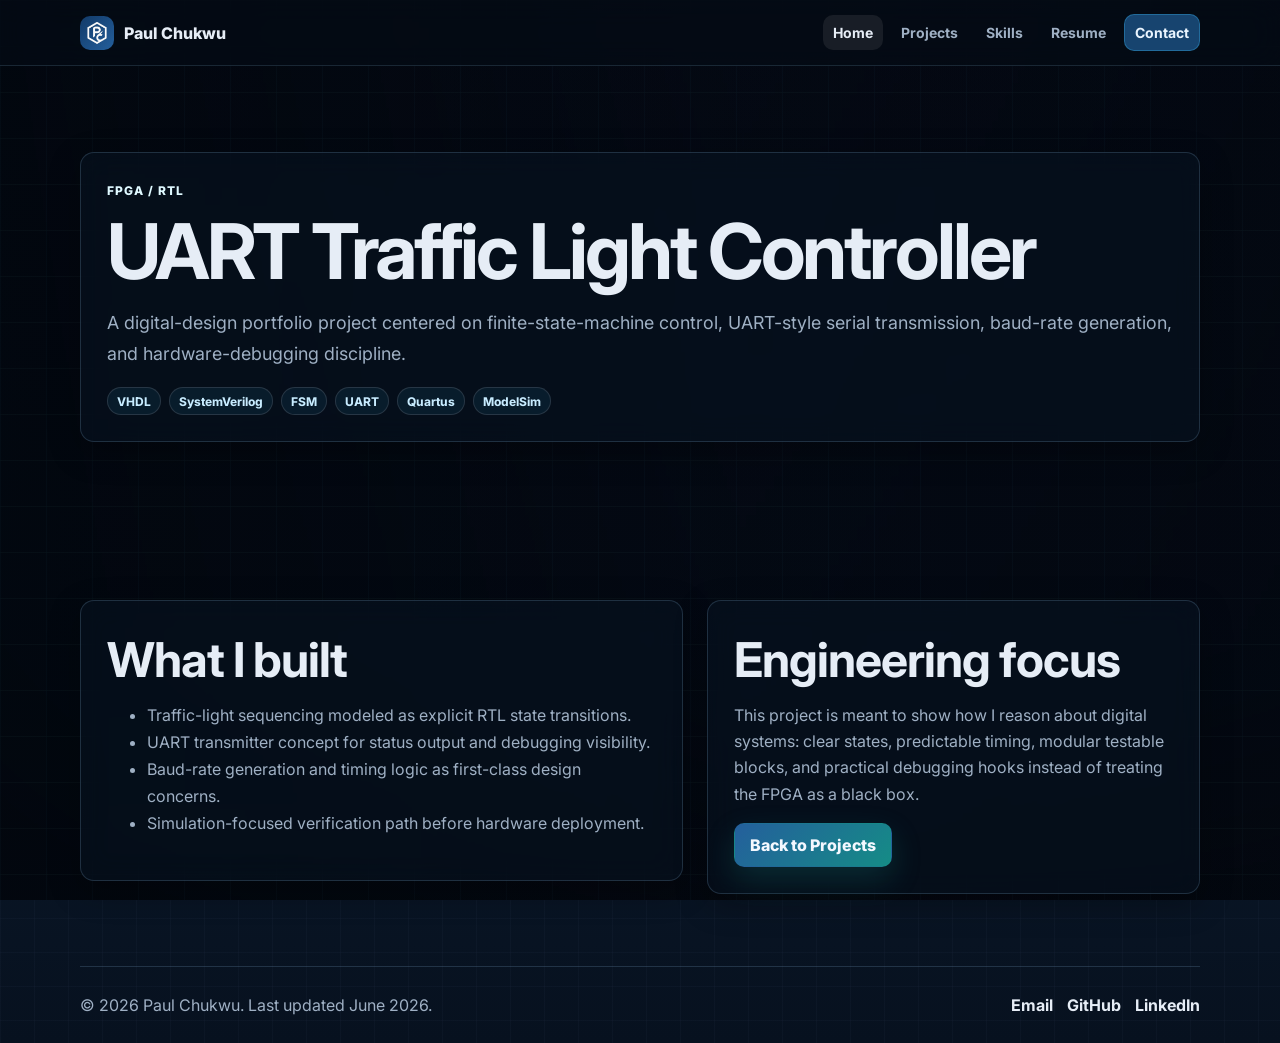
<file: trafficLigtSim.html>
<!DOCTYPE html>
<html lang="en">
<head>
  <meta charset="utf-8" />
  <meta name="viewport" content="width=device-width, initial-scale=1" />
  <title>Paul Chukwu | FPGA UART Traffic Light Controller</title>
  <meta name="description" content="FPGA/RTL traffic light controller project using FSM design, UART transmitter concepts, baud-rate generation, and simulation." />
  <link rel="preconnect" href="https://fonts.googleapis.com">
  <link rel="preconnect" href="https://fonts.gstatic.com" crossorigin>
  <link href="https://fonts.googleapis.com/css2?family=Inter:wght@300;400;500;600;700;800;900&display=swap" rel="stylesheet">
  <link rel="stylesheet" href="styles.css">
</head>
<body>
  <nav class="nav">
    <div class="container nav-inner">
      <a class="brand" href="index.html" aria-label="Paul Chukwu home">
        <img class="logo" src="assets/Logo/PaulsLogo.png" alt="" />
        <span>Paul Chukwu</span>
      </a>
      <div class="nav-links" aria-label="Primary navigation">
        <a href="index.html" data-tab="home">Home</a>
        <a href="projects.html" data-tab="projects">Projects</a>
        <a href="skills.html" data-tab="skills">Skills</a>
        <a href="resume.html" data-tab="resume">Resume</a>
        <a class="cta" href="mailto:paul.chukwu.official@gmail.com">Contact</a>
      </div>
    </div>
  </nav>

  <main>
    <section class="container">
      <div class="card">
        <div class="card-inner">
          <span class="eyebrow">FPGA / RTL</span>
          <h1 class="big-title">UART Traffic Light Controller</h1>
          <p class="lead">A digital-design portfolio project centered on finite-state-machine control, UART-style serial transmission, baud-rate generation, and hardware-debugging discipline.</p>
          <div class="tag-row">
            <span class="tag">VHDL</span>
            <span class="tag">SystemVerilog</span>
            <span class="tag">FSM</span>
            <span class="tag">UART</span>
            <span class="tag">Quartus</span>
            <span class="tag">ModelSim</span>
          </div>
        </div>
      </div>
    </section>

    <section class="container section-compact">
      <div class="two-col">
        <div class="card">
          <div class="card-inner">
            <h2 class="section-title">What I built</h2>
            <ul class="feature-list">
              <li>Traffic-light sequencing modeled as explicit RTL state transitions.</li>
              <li>UART transmitter concept for status output and debugging visibility.</li>
              <li>Baud-rate generation and timing logic as first-class design concerns.</li>
              <li>Simulation-focused verification path before hardware deployment.</li>
            </ul>
          </div>
        </div>
        <div class="card">
          <div class="card-inner">
            <h2 class="section-title">Engineering focus</h2>
            <p class="muted">This project is meant to show how I reason about digital systems: clear states, predictable timing, modular testable blocks, and practical debugging hooks instead of treating the FPGA as a black box.</p>
            <a class="btn primary" href="projects.html">Back to Projects</a>
          </div>
        </div>
      </div>
    </section>
  </main>

  <footer class="container">
    <div class="footer-inner">
      <div>&copy; <span id="year"></span> Paul Chukwu. Last updated June 2026.</div>
      <div class="footer-links">
        <a href="mailto:paul.chukwu.official@gmail.com">Email</a>
        <a href="https://github.com/skubzy" target="_blank" rel="noopener">GitHub</a>
        <a href="https://www.linkedin.com/in/paul-chukwu-a49b9a227/" target="_blank" rel="noopener">LinkedIn</a>
      </div>
    </div>
  </footer>
  <script src="script.js"></script>
</body>
</html>
</file>
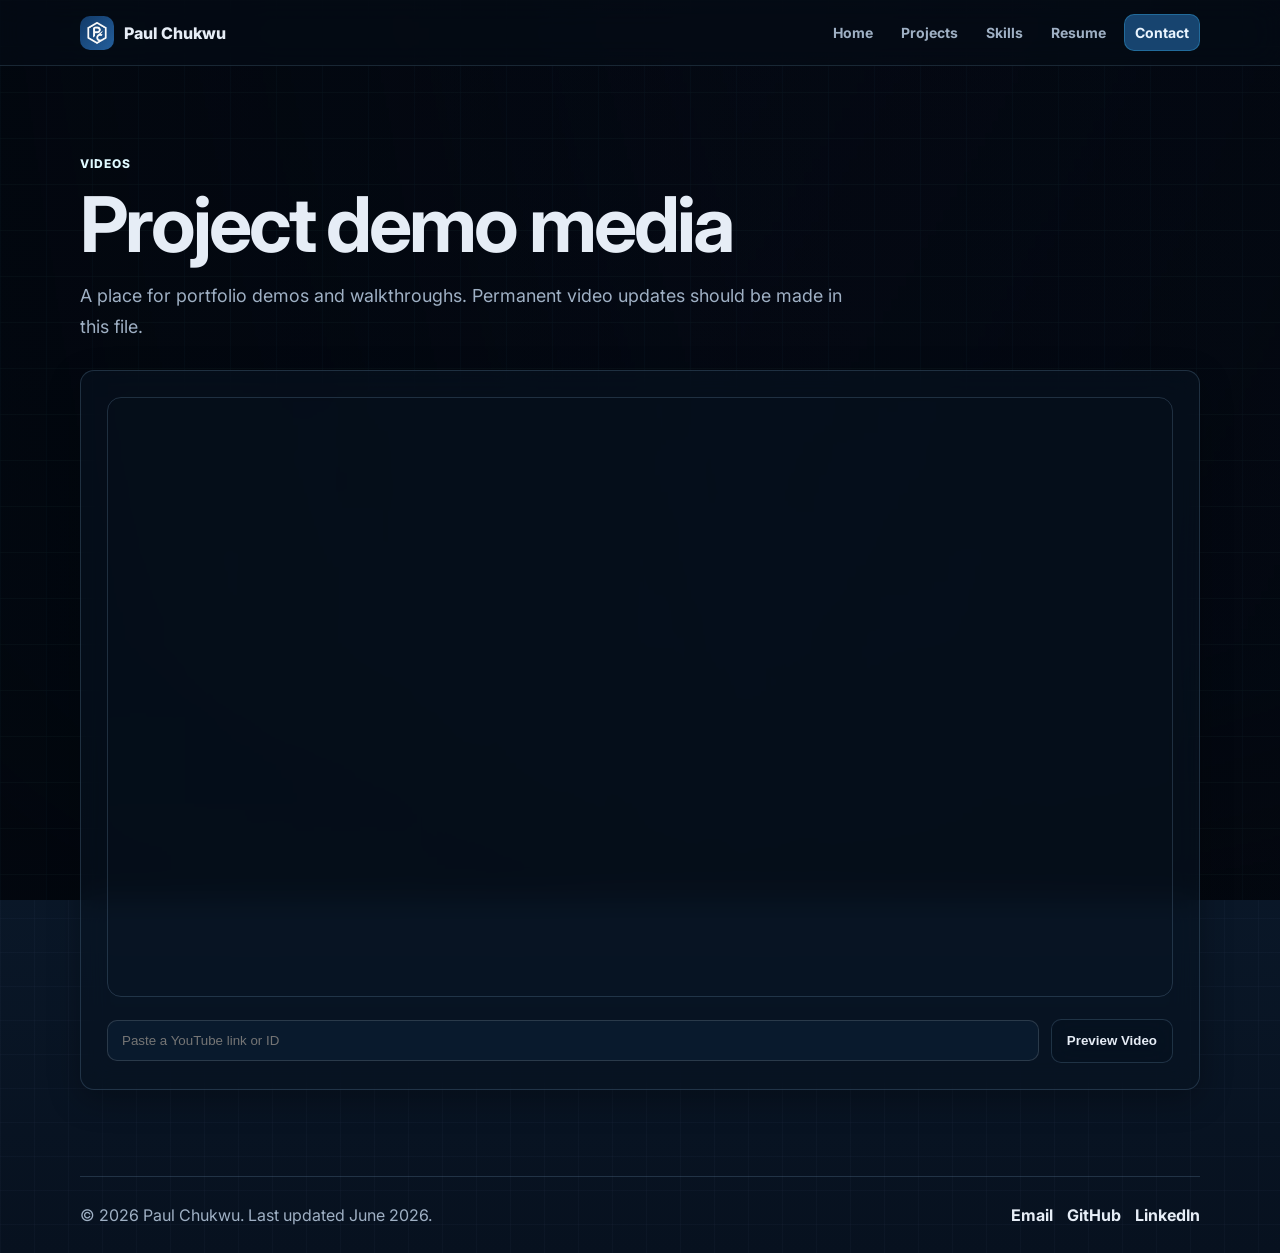
<file: videos.html>
<!DOCTYPE html>
<html lang="en">
<head>
  <meta charset="utf-8" />
  <meta name="viewport" content="width=device-width, initial-scale=1" />
  <title>Paul Chukwu | Project Videos</title>
  <meta name="description" content="Project demos and video walkthroughs for Paul Chukwu's engineering portfolio." />
  <link rel="preconnect" href="https://fonts.googleapis.com">
  <link rel="preconnect" href="https://fonts.gstatic.com" crossorigin>
  <link href="https://fonts.googleapis.com/css2?family=Inter:wght@300;400;500;600;700;800;900&display=swap" rel="stylesheet">
  <link rel="stylesheet" href="styles.css">
</head>
<body>
  <nav class="nav">
    <div class="container nav-inner">
      <a class="brand" href="index.html" aria-label="Paul Chukwu home">
        <img class="logo" src="assets/Logo/PaulsLogo.png" alt="" />
        <span>Paul Chukwu</span>
      </a>
      <div class="nav-links" aria-label="Primary navigation">
        <a href="index.html" data-tab="home">Home</a>
        <a href="projects.html" data-tab="projects">Projects</a>
        <a href="skills.html" data-tab="skills">Skills</a>
        <a href="resume.html" data-tab="resume">Resume</a>
        <a class="cta" href="mailto:paul.chukwu.official@gmail.com">Contact</a>
      </div>
    </div>
  </nav>

  <main>
    <section class="container">
      <div class="section-heading">
        <span class="eyebrow">Videos</span>
        <h1 class="big-title">Project demo media</h1>
        <p class="lead">A place for portfolio demos and walkthroughs. Permanent video updates should be made in this file.</p>
      </div>
      <div class="card">
        <div class="card-inner">
          <div class="video-wrap">
            <iframe id="ytFrame" src="https://www.youtube.com/embed/Zh5FThzSFZY" title="Project demo video" allowfullscreen loading="lazy"></iframe>
          </div>
          <div class="actions">
            <input id="ytInput" aria-label="YouTube URL or video ID" placeholder="Paste a YouTube link or ID" style="flex:1;min-width:220px;padding:12px 14px;background:var(--panel);border:1px solid rgba(255,255,255,.14);border-radius:10px;color:var(--text)" />
            <button class="btn" id="ytUpdate">Preview Video</button>
          </div>
        </div>
      </div>
    </section>
  </main>

  <footer class="container">
    <div class="footer-inner">
      <div>&copy; <span id="year"></span> Paul Chukwu. Last updated June 2026.</div>
      <div class="footer-links">
        <a href="mailto:paul.chukwu.official@gmail.com">Email</a>
        <a href="https://github.com/skubzy" target="_blank" rel="noopener">GitHub</a>
        <a href="https://www.linkedin.com/in/paul-chukwu-a49b9a227/" target="_blank" rel="noopener">LinkedIn</a>
      </div>
    </div>
  </footer>
  <script src="script.js"></script>
</body>
</html>
</file>
<file: styles.css>
:root {
  --bg: #07111f;
  --bg2: #0b1a2c;
  --panel: rgba(10, 30, 50, 0.72);
  --panel-strong: rgba(15, 43, 70, 0.86);
  --line: rgba(130, 169, 205, 0.22);
  --text: #e6edf6;
  --muted: #9fb0c4;
  --brand: #2f6fed;
  --brand2: #38bdf8;
  --accent: #66d9c4;
  --success: #66d9c4;
  --radius: 14px;
  --shadow: 0 18px 48px rgba(0, 0, 0, 0.42);
}

* { box-sizing: border-box; }

html {
  min-height: 100%;
  scroll-behavior: smooth;
  background: #050914;
}

body {
  position: relative;
  isolation: isolate;
  min-height: 100%;
  margin: 0;
  overflow-x: hidden;
  font-family: Inter, system-ui, -apple-system, BlinkMacSystemFont, "Segoe UI", sans-serif;
  color: var(--text);
  background:
    linear-gradient(rgba(130, 169, 205, 0.035) 1px, transparent 1px),
    linear-gradient(90deg, rgba(130, 169, 205, 0.035) 1px, transparent 1px),
    radial-gradient(900px 620px at 82% -10%, rgba(56, 189, 248, 0.10), transparent 60%),
    radial-gradient(860px 620px at 0% 10%, rgba(47, 111, 237, 0.12), transparent 58%),
    linear-gradient(180deg, var(--bg) 0%, var(--bg2) 58%, #07111f 100%);
  background-size: 34px 34px, 34px 34px, auto, auto, auto;
}

.spline-background {
  position: fixed;
  inset: 0;
  z-index: 0;
  overflow: hidden;
  pointer-events: auto;
  background: #050914;
}

.spline-background iframe {
  position: absolute;
  top: 5vh;
  left: 50%;
  width: 112vw;
  height: 104vh;
  border: 0;
  opacity: 0.98;
  transform: translateX(-50%) scale(1.02);
  transform-origin: center top;
  filter: saturate(1.2) contrast(1.04) brightness(1.04);
}

.spline-background::before,
.spline-background::after {
  content: "";
  position: absolute;
  inset: 0;
  pointer-events: none;
}

.spline-background::before {
  z-index: 1;
  background:
    linear-gradient(90deg, rgba(2, 7, 14, 0.78) 0%, rgba(2, 7, 14, 0.52) 30%, rgba(2, 7, 14, 0.14) 58%, rgba(2, 7, 14, 0.42) 100%),
    linear-gradient(180deg, rgba(4, 11, 20, 0.14) 0%, rgba(4, 11, 20, 0.34) 72%, rgba(4, 8, 15, 0.72) 100%);
}

.spline-background::after {
  z-index: 2;
  opacity: 0.14;
  background-image:
    linear-gradient(rgba(102, 217, 196, 0.22) 1px, transparent 1px),
    linear-gradient(90deg, rgba(56, 189, 248, 0.16) 1px, transparent 1px);
  background-size: 46px 46px;
  mix-blend-mode: screen;
}

main,
footer {
  position: relative;
  z-index: 2;
}

main {
  pointer-events: none;
}

main :is(a, button, input, select, textarea, .hero-copy, .section-heading, .card, .resume-item, .skill-card, .activity-card, .contact-panel, .filter-controls, .timeline, .video-wrap, .photo-item, .tech-item, .result-item, .project-body, .media, .tag) {
  pointer-events: auto;
}

nav,
footer {
  pointer-events: auto;
}

a { color: inherit; text-decoration: none; }

code {
  color: #c8ecff;
  background: rgba(56, 189, 248, 0.10);
  border-radius: 6px;
  padding: 2px 6px;
}

.container {
  width: min(1120px, calc(100% - 40px));
  margin-inline: auto;
}

.nav {
  position: sticky;
  top: 0;
  z-index: 50;
  border-bottom: 1px solid rgba(130, 169, 205, 0.18);
  background: rgba(5, 12, 22, 0.72);
  backdrop-filter: blur(14px);
}

.nav-inner {
  display: flex;
  align-items: center;
  justify-content: space-between;
  gap: 20px;
  padding: 14px 0;
}

.brand {
  display: inline-flex;
  align-items: center;
  gap: 10px;
  font-weight: 800;
}

.logo {
  width: 34px;
  height: 34px;
  border-radius: 10px;
  object-fit: contain;
  background: linear-gradient(135deg, #123a68, #245f9c);
}

.nav-links {
  display: flex;
  align-items: center;
  gap: 8px;
  flex-wrap: wrap;
}

.nav-links a {
  color: var(--muted);
  padding: 9px 10px;
  border-radius: 10px;
  font-weight: 700;
  font-size: 14px;
}

.nav-links a:hover,
.nav-links a:focus-visible,
.nav-links a.active {
  color: var(--text);
  background: rgba(255, 255, 255, 0.08);
}

.nav-links .cta {
  color: #eaf5ff;
  background: #17446f;
  border: 1px solid rgba(56, 189, 248, 0.32);
}

main section,
.hero {
  padding: 86px 0;
  scroll-margin-top: 90px;
}

.hero {
  min-height: calc(100vh - 64px);
  display: grid;
  grid-template-columns: minmax(0, 1.05fr) minmax(320px, 0.95fr);
  align-items: center;
  gap: 46px;
}

.hero-copy {
  position: relative;
  max-width: 720px;
  text-shadow: 0 2px 22px rgba(0, 0, 0, 0.55);
}

.hero-copy::before {
  content: "";
  position: absolute;
  inset: -28px -22px -30px -24px;
  z-index: -1;
  border-left: 2px solid rgba(102, 217, 196, 0.62);
  background: linear-gradient(90deg, rgba(2, 7, 14, 0.56), rgba(2, 7, 14, 0.18) 58%, transparent);
  filter: drop-shadow(0 0 26px rgba(56, 189, 248, 0.12));
}

.pill,
.eyebrow {
  display: inline-flex;
  align-items: center;
  width: fit-content;
  color: #dff9ff;
  font-size: 12px;
  font-weight: 800;
  letter-spacing: 0.08em;
  text-transform: uppercase;
}

.pill {
  padding: 8px 12px;
  border: 1px solid rgba(102, 217, 196, 0.34);
  border-radius: 999px;
  background: rgba(6, 22, 36, 0.58);
  box-shadow: 0 0 24px rgba(56, 189, 248, 0.12);
}

.big-title {
  margin: 16px 0 14px;
  font-size: clamp(2.4rem, 6vw, 4.8rem);
  line-height: 0.96;
  letter-spacing: -0.04em;
}

.section-title {
  margin: 8px 0 12px;
  font-size: clamp(1.8rem, 3.8vw, 3rem);
  line-height: 1.05;
  letter-spacing: -0.02em;
}

.lead {
  color: var(--muted);
  font-size: 1.12rem;
  line-height: 1.75;
}

.muted {
  color: var(--muted);
  line-height: 1.65;
}

.small-note { font-size: 0.92rem; }

.actions {
  display: flex;
  align-items: center;
  gap: 12px;
  flex-wrap: wrap;
  margin-top: 22px;
}

.center-actions { justify-content: center; }

.btn {
  display: inline-flex;
  align-items: center;
  justify-content: center;
  min-height: 44px;
  padding: 11px 15px;
  border: 1px solid var(--line);
  border-radius: 10px;
  color: var(--text);
  background: rgba(6, 18, 31, 0.58);
  font-weight: 800;
  cursor: pointer;
  backdrop-filter: blur(12px);
  transition: transform 0.18s ease, border-color 0.18s ease, background 0.18s ease;
}

.btn:hover,
.btn:focus-visible {
  transform: translateY(-2px);
  border-color: rgba(34, 211, 238, 0.45);
  background: var(--panel-strong);
}

.btn.primary,
.btn.active-filter {
  color: #f4f8ff;
  border-color: transparent;
  background: linear-gradient(135deg, #245f9c, #158c86);
  box-shadow: 0 12px 30px rgba(21, 140, 134, 0.24);
}

.hero-visual {
  position: relative;
  min-height: 440px;
  border: 1px solid rgba(102, 217, 196, 0.22);
  border-radius: 12px;
  background:
    linear-gradient(135deg, rgba(6, 18, 31, 0.38), rgba(3, 10, 18, 0.46)),
    rgba(8, 26, 43, 0.20);
  overflow: hidden;
  box-shadow: var(--shadow);
  backdrop-filter: blur(10px);
}

.hero-visual::before {
  content: "";
  position: absolute;
  inset: 0;
  border: 1px solid rgba(56, 189, 248, 0.08);
  background:
    linear-gradient(90deg, transparent 0 48%, rgba(102, 217, 196, 0.10) 49% 51%, transparent 52%),
    linear-gradient(180deg, rgba(255, 255, 255, 0.04), transparent 34%);
  pointer-events: none;
}

.terminal-card {
  position: absolute;
  inset: 34px 30px auto 30px;
  border: 1px solid rgba(102, 217, 196, 0.22);
  border-radius: 10px;
  background: rgba(3, 10, 18, 0.56);
  overflow: hidden;
  backdrop-filter: blur(12px);
}

.terminal-top {
  display: flex;
  gap: 7px;
  padding: 12px;
  border-bottom: 1px solid var(--line);
}

.terminal-top span {
  width: 10px;
  height: 10px;
  border-radius: 999px;
  background: var(--accent);
}

pre {
  margin: 0;
  padding: 22px;
  white-space: pre-wrap;
  color: #b8d8ee;
  line-height: 1.7;
}

pre code {
  background: transparent;
  padding: 0;
}

.circuit-grid {
  position: absolute;
  inset: auto 30px 30px 30px;
  display: grid;
  grid-template-columns: repeat(4, 1fr);
  gap: 16px;
}

.circuit-grid span {
  min-height: 54px;
  border: 1px solid rgba(102, 217, 196, 0.18);
  border-radius: 8px;
  background:
    linear-gradient(90deg, transparent 46%, rgba(102, 217, 196, 0.20) 48%, transparent 52%),
    linear-gradient(0deg, transparent 46%, rgba(56, 189, 248, 0.16) 48%, transparent 52%),
    rgba(8, 26, 43, 0.42);
}

.section-heading {
  max-width: 780px;
  margin-bottom: 28px;
}

.section-compact { padding-block: 72px; }

.about-grid,
.two-col {
  display: grid;
  grid-template-columns: 1.1fr 0.9fr;
  gap: 24px;
  align-items: start;
}

.info-grid {
  display: grid;
  grid-template-columns: repeat(4, minmax(0, 1fr));
  gap: 18px;
}

.card,
.resume-item,
.skill-card,
.activity-card,
.contact-panel {
  border: 1px solid var(--line);
  border-radius: var(--radius);
  background: rgba(7, 20, 34, 0.58);
  box-shadow: 0 10px 32px rgba(0, 0, 0, 0.28);
  backdrop-filter: blur(14px);
}

.card-inner { padding: 26px; }

.activity-card {
  padding: 20px;
}

.activity-card h3 {
  margin: 10px 0 8px;
  font-size: 1.08rem;
}

.activity-card p {
  margin: 0;
  color: var(--muted);
  line-height: 1.65;
}

.resume-list {
  display: grid;
  gap: 12px;
}

.resume-item {
  display: grid;
  gap: 6px;
  padding: 16px;
}

.resume-item strong { color: var(--text); }
.resume-item span { color: var(--muted); line-height: 1.55; }

.grid { display: grid; gap: 22px; }

.project-grid {
  grid-template-columns: repeat(3, minmax(0, 1fr));
}

.project {
  overflow: hidden;
  display: flex;
  flex-direction: column;
}

.media {
  aspect-ratio: 16 / 10;
  overflow: hidden;
  border-bottom: 1px solid var(--line);
  background: linear-gradient(135deg, rgba(15, 43, 70, 0.9), rgba(8, 47, 73, 0.78));
}

.project-img {
  width: 100%;
  height: 100%;
  object-fit: cover;
  display: block;
}

.project-visual-fallback {
  display: grid;
  place-items: center;
  width: 100%;
  height: 100%;
  color: #dff9ff;
  font-weight: 900;
}

.project-body {
  display: flex;
  flex: 1;
  flex-direction: column;
  gap: 14px;
  padding: 18px;
}

.project h2 {
  margin: 6px 0 8px;
  font-size: 1.22rem;
}

.tag-row {
  display: flex;
  gap: 8px;
  flex-wrap: wrap;
}

.tag {
  display: inline-flex;
  align-items: center;
  width: fit-content;
  min-height: 28px;
  padding: 5px 9px;
  border: 1px solid rgba(255, 255, 255, 0.12);
  border-radius: 999px;
  color: #c8ecff;
  background: rgba(56, 189, 248, 0.08);
  font-size: 12px;
  font-weight: 750;
}

.project-detail {
  color: var(--muted);
  font-size: 0.94rem;
}

.project-detail p { margin: 6px 0 0; }
.project-detail ul { margin: 8px 0 0; padding-left: 18px; }
.project-detail li { margin: 6px 0; }

.filter-controls {
  display: flex;
  gap: 10px;
  flex-wrap: wrap;
  margin-bottom: 28px;
}

.timeline {
  position: relative;
  padding-left: 20px;
}

.timeline::before {
  content: "";
  position: absolute;
  inset: 0 auto 0 6px;
  width: 2px;
  background: var(--line);
}

.event {
  position: relative;
  margin: 0 0 22px;
  padding-left: 18px;
}

.event::before {
  content: "";
  position: absolute;
  left: -1px;
  top: 8px;
  width: 12px;
  height: 12px;
  border-radius: 50%;
  background: #4fa7d8;
}

.event h3 { margin: 5px 0 6px; }
.event .when { color: var(--brand2); font-size: 0.86rem; font-weight: 800; }

.skill-grid {
  display: grid;
  grid-template-columns: repeat(3, minmax(0, 1fr));
  gap: 18px;
}

.skill-card { padding: 20px; }
.skill-card h2,
.skill-card h3 { margin: 0 0 10px; font-size: 1.1rem; }
.skill-card p { margin: 0; color: var(--muted); line-height: 1.65; }

.resume-cta {
  background:
    linear-gradient(135deg, rgba(14, 116, 144, 0.16), rgba(30, 64, 120, 0.20)),
    var(--panel);
}

.contact-panel {
  display: flex;
  align-items: center;
  justify-content: space-between;
  gap: 30px;
  padding: 26px;
}

.video-wrap {
  aspect-ratio: 16 / 9;
  overflow: hidden;
  border: 1px solid var(--line);
  border-radius: var(--radius);
}

.video-wrap iframe,
.video-wrap video {
  width: 100%;
  height: 100%;
  border: 0;
  display: block;
}

.gallery-grid,
.photo-grid,
.tech-stack,
.results-grid {
  display: grid;
  gap: 16px;
}

.photo-grid,
.tech-stack,
.results-grid {
  grid-template-columns: repeat(auto-fit, minmax(180px, 1fr));
}

.photo-item {
  overflow: hidden;
  border-radius: 12px;
  border: 1px solid var(--line);
  background: rgba(255, 255, 255, 0.04);
}

.photo-item img {
  width: 100%;
  height: 100%;
  min-height: 180px;
  object-fit: cover;
  display: block;
}

.feature-list { line-height: 1.7; color: var(--muted); }
.tech-item,
.result-item { padding: 16px; border: 1px solid var(--line); border-radius: 12px; background: rgba(255, 255, 255, 0.04); }
.result-number { font-size: 1.6rem; font-weight: 900; color: var(--brand2); }

footer {
  border-top: 1px solid var(--line);
  padding: 28px 0;
  color: var(--muted);
}

.footer-inner,
.footer-links {
  display: flex;
  align-items: center;
  justify-content: space-between;
  gap: 14px;
  flex-wrap: wrap;
}

.footer-links a { color: var(--text); font-weight: 700; }

:focus-visible {
  outline: 2px solid var(--brand2);
  outline-offset: 3px;
}

@media (max-width: 980px) {
  .spline-background iframe {
    top: 6vh;
    left: 50%;
    width: 136vw;
    height: 104vh;
    opacity: 0.88;
    transform: translateX(-50%) scale(1.02);
  }

  .spline-background::before {
    background:
      linear-gradient(90deg, rgba(2, 7, 14, 0.70), rgba(2, 7, 14, 0.34)),
      linear-gradient(180deg, rgba(4, 11, 20, 0.10) 0%, rgba(4, 8, 15, 0.66) 100%);
  }

  .hero,
  .about-grid,
  .two-col {
    grid-template-columns: 1fr;
  }

  .hero { min-height: auto; }
  .project-grid,
  .skill-grid,
  .info-grid { grid-template-columns: repeat(2, minmax(0, 1fr)); }
}

@media (max-width: 680px) {
  .container { width: min(100% - 28px, 1120px); }
  .spline-background iframe {
    top: 7vh;
    left: 50%;
    width: 170vw;
    height: 104vh;
    opacity: 0.76;
    transform: translateX(-50%) scale(1.02);
  }
  .spline-background::after { background-size: 34px 34px; opacity: 0.10; }
  .nav-inner { align-items: flex-start; flex-direction: column; }
  .nav-links { width: 100%; }
  .nav-links a { padding: 8px; }
  main section,
  .hero { padding: 58px 0; }
  .big-title { letter-spacing: -0.03em; }
  .hero-visual { min-height: 360px; }
  .terminal-card { inset: 18px 16px auto 16px; }
  .circuit-grid { inset: auto 16px 16px 16px; grid-template-columns: repeat(3, 1fr); gap: 10px; }
  .project-grid,
  .skill-grid,
  .info-grid { grid-template-columns: 1fr; }
  .contact-panel { align-items: flex-start; flex-direction: column; }
}

@media (prefers-reduced-motion: reduce) {
  .spline-background iframe {
    opacity: 0.72;
    filter: saturate(0.96) contrast(1) brightness(0.90);
  }

  .btn {
    transition: none;
  }
}
</file>
